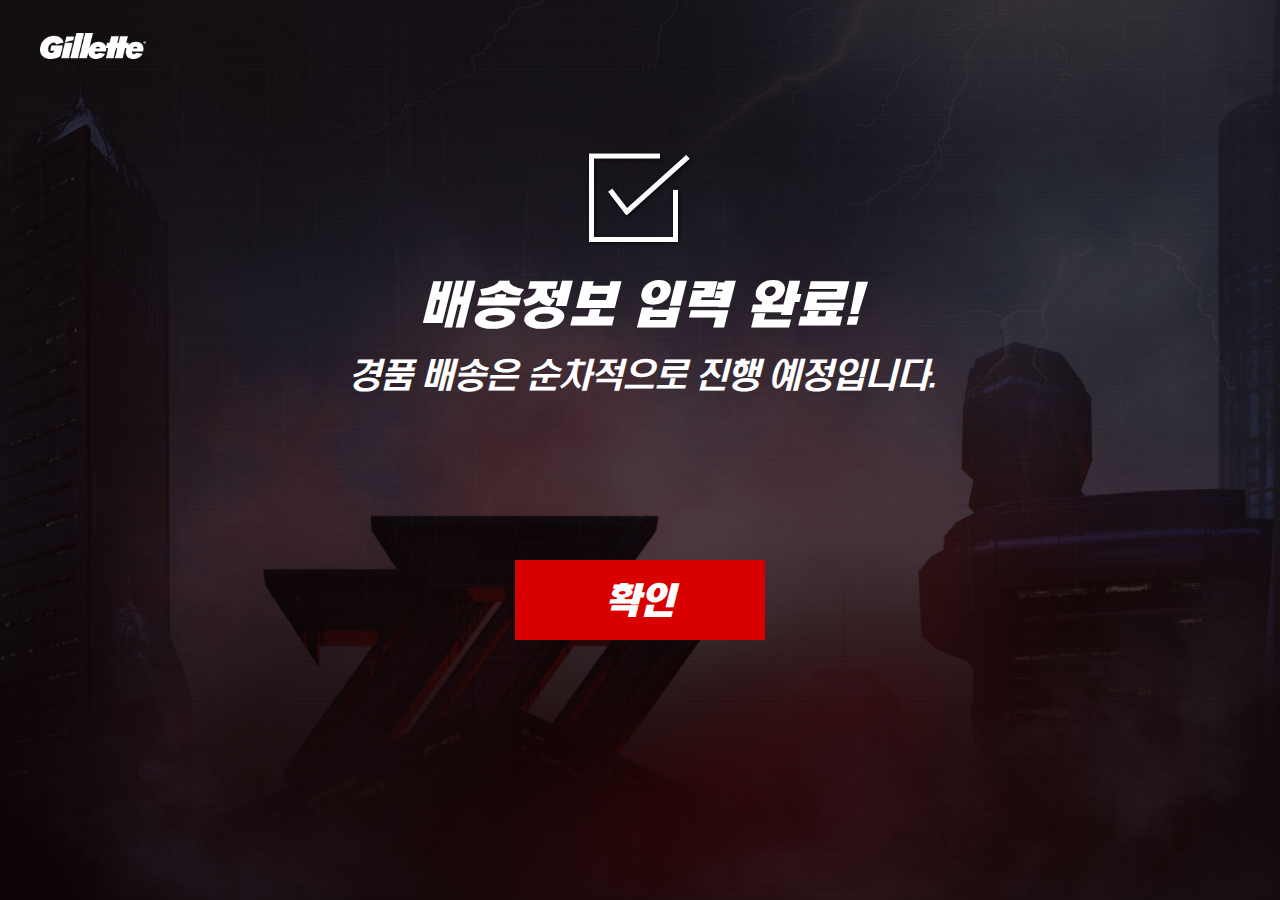
<file: smtm777/complete.html>
<!--[if lte IE 8]>
<!DOCTYPE html PUBLIC "-//W3C//DTD XHTML 1.0 Transitional//EN" "http://www.w3.org/TR/xhtml1/DTD/xhtml1-transitional.dtd">
<![endif]-->
<!--[if gt IE 8]><!-->
<!DOCTYPE html>
<!--<![endif]-->
<!--[if IE 7]><html class="ie ie7" xmlns="http://www.w3.org/1999/xhtml" xml:lang="ko" lang="ko"><![endif]-->
<!--[if IE 8]><html class="ie ie8" xmlns="http://www.w3.org/1999/xhtml" xml:lang="ko" lang="ko"><![endif]-->
<!--[if gt IE 8]><!-->
<html class="no-js" lang="ko">
<!--<![endif]-->

<head>
     <meta charset="UTF-8">
     <meta http-equiv='X-UA-Compatible' content='IE=edge'>
     <meta name="viewport" content="height=device-height,width=device-width, initial-scale=1, minimum-scale=1, maximum-scale=1, user-scalable=no">

     <meta property="og:site_name" content="질레트X쇼미더머니777">
     <meta property="og:type" content="website">
     <meta property="og:title" content="질레트X쇼미더머니777 | GilletteXSMTM777">
     <meta property="og:description" content="SMTM777 X 한정판 질레트와 Flexing 하라!">
     <meta property="og:image" content="./images/snsshare.jpg">
     <meta property="og:url" content="http://gillette-smtm777.co.kr">

     <link rel="canonical" href="http://gillette-smtm777.co.kr">
     <meta itemprop="url" content="http://gillette-smtm777.co.kr">
     <meta property="og:url" content="http://gillette-smtm777.co.kr">

     <meta name="description" content="SMTM777 X 한정판 질레트와 Flexing 하라!">
     <meta name="keywords" content="질레트, 쇼미더머니777, 마이질레트, 한정판 질레트">
     <meta name="title" content="질레트X쇼미더머니777 | GilletteXSMTM777">
     <meta name="publisher" content="VINYL I">

     <meta itemprop="name" content="질레트X쇼미더머니777 | GilletteXSMTM777">
     <meta itemprop="description" content="SMTM777 X 한정판 질레트와 Flexing 하라!">
     <meta itemprop="keywords" content="질레트, 쇼미더머니777, 마이질레트, 한정판 질레트">
     <meta itemprop="image" content="./images/snsshare.jpg">

     <meta name="twitter:title" content="질레트X쇼미더머니777 | GilletteXSMTM777">
     <meta name="twitter:description" content="SMTM777 X 한정판 질레트와 Flexing 하라!">
     <meta name="keywords" content="질레트, 쇼미더머니777, 마이질레트, 한정판 질레트">
     <meta name="twitter:image" content="./images/snsshare.jpg">
     <meta name="format-detection" content="telephone=no">

     <title>Gillette Show Me The Money</title>

     <link rel="shortcut icon" type="image/x-icon" href="./favicons/favicon.ico">
     <link rel="apple-touch-icon" sizes="16x16" href="./favicons/favicon-16x16.png">
     <link rel="apple-touch-icon" sizes="32x32" href="./favicons/favicon-32x32.png">
     <link rel="apple-touch-icon" sizes="144x144" href="./favicons/apple-icon-144x144.png">
     <link rel="icon" type="image/png" sizes="36x36" href="./favicons/android-icon-36x36.png">
     <link rel="icon" type="image/png" sizes="192x192" href="./favicons/android-icon-192x192.png">
     <link rel="icon" type="image/png" sizes="70x70" href="./favicons/ms-icon-70x70.png">
     <link rel="icon" type="image/png" sizes="144x144" href="./favicons/ms-icon-144x144.png">
     <link rel="mask-icon" href="./favicons/safari-pinned-tab.svg" content="#2b5797">
     <meta name="msapplication-TileColor" content="#2b5797">
     <meta name="msapplication-TileImage" content="./favicons/ms-icon-144x144.png">
     <meta name="theme-color" content="#ffffff">
     <meta name="msapplication-config" content="./favicons/browserconfig.xml">
     <link rel="manifest" href="./favicons/site.webmanifest">

     <link rel="stylesheet" href="./css/reset.css">
     <link rel="stylesheet" href="./css/style.css">
     <script src="http://dmaps.daum.net/map_js_init/postcode.v2.js"></script>

     <script src="./lib/jquery-1.11.1.min.js"></script>
     <script src="./lib/jquery.easing.js"></script>
     <script src="./lib/modules.js"></script>
     <!--[if lte IE 8]>
      <script src="./lib/respond.min.js"></script>
      <![endif]-->
</head>

<body>
     <article class="wrap sub end">
          <header>
               <a href="/smtm777" class="logo" title="메인으로 이동">
                    <img src="./images/logo.png" alt="Gillette">
               </a>
          </header>
          <section id="contents">
               <img src="./images/iconCheck.png" alt="" class="icon">
               <h1>배송정보 입력 완료!</h1>
               <p class="subtitle2">경품 배송은 순차적으로 진행 예정입니다.</p>
               <div class="guidebtnWrap">
                    <a href="/smtm777" class="guidebtn back">확인</a>
               </div>
          </section>
     </article>
     <script src="./js/script.js"></script>
</body>

</html>
</file>
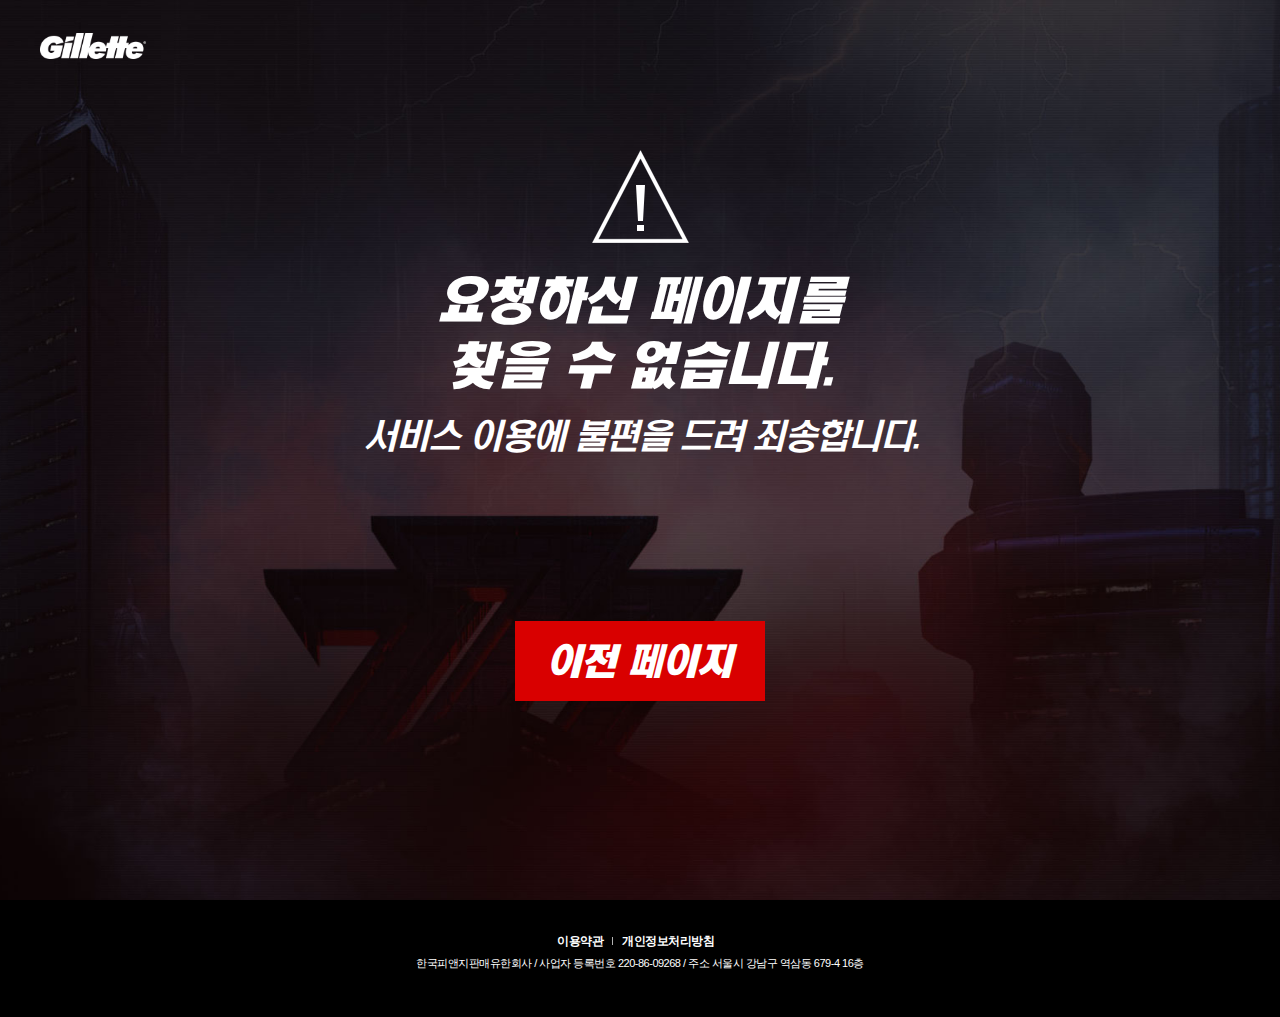
<file: smtm777/error1.html>
<!--[if lte IE 8]>
<!DOCTYPE html PUBLIC "-//W3C//DTD XHTML 1.0 Transitional//EN" "http://www.w3.org/TR/xhtml1/DTD/xhtml1-transitional.dtd">
<![endif]-->
<!--[if gt IE 8]><!-->
<!DOCTYPE html>
<!--<![endif]-->
<!--[if IE 7]><html class="ie ie7" xmlns="http://www.w3.org/1999/xhtml" xml:lang="ko" lang="ko"><![endif]-->
<!--[if IE 8]><html class="ie ie8" xmlns="http://www.w3.org/1999/xhtml" xml:lang="ko" lang="ko"><![endif]-->
<!--[if gt IE 8]><!-->
<html class="no-js" lang="ko">
<!--<![endif]-->

<head>
     <meta charset="UTF-8">
     <meta http-equiv='X-UA-Compatible' content='IE=edge'>
     <meta name="viewport" content="height=device-height,width=device-width, initial-scale=1, minimum-scale=1, maximum-scale=1, user-scalable=no">

     <meta property="og:site_name" content="질레트X쇼미더머니777">
     <meta property="og:type" content="website">
     <meta property="og:title" content="질레트X쇼미더머니777 | GilletteXSMTM777">
     <meta property="og:description" content="SMTM777 X 한정판 질레트와 Flexing 하라!">
     <meta property="og:image" content="./images/snsshare.jpg">
     <meta property="og:url" content="http://gillette-smtm777.co.kr">

     <link rel="canonical" href="http://gillette-smtm777.co.kr">
     <meta itemprop="url" content="http://gillette-smtm777.co.kr">
     <meta property="og:url" content="http://gillette-smtm777.co.kr">

     <meta name="description" content="SMTM777 X 한정판 질레트와 Flexing 하라!">
     <meta name="keywords" content="질레트, 쇼미더머니777, 마이질레트, 한정판 질레트">
     <meta name="title" content="질레트X쇼미더머니777 | GilletteXSMTM777">
     <meta name="publisher" content="VINYL I">

     <meta itemprop="name" content="질레트X쇼미더머니777 | GilletteXSMTM777">
     <meta itemprop="description" content="SMTM777 X 한정판 질레트와 Flexing 하라!">
     <meta itemprop="keywords" content="질레트, 쇼미더머니777, 마이질레트, 한정판 질레트">
     <meta itemprop="image" content="./images/snsshare.jpg">

     <meta name="twitter:title" content="질레트X쇼미더머니777 | GilletteXSMTM777">
     <meta name="twitter:description" content="SMTM777 X 한정판 질레트와 Flexing 하라!">
     <meta name="keywords" content="질레트, 쇼미더머니777, 마이질레트, 한정판 질레트">
     <meta name="twitter:image" content="./images/snsshare.jpg">
     <meta name="format-detection" content="telephone=no">

     <title>Gillette Show Me The Money</title>

     <link rel="shortcut icon" type="image/x-icon" href="./favicons/favicon.ico">
     <link rel="apple-touch-icon" sizes="16x16" href="./favicons/favicon-16x16.png">
     <link rel="apple-touch-icon" sizes="32x32" href="./favicons/favicon-32x32.png">
     <link rel="apple-touch-icon" sizes="144x144" href="./favicons/apple-icon-144x144.png">
     <link rel="icon" type="image/png" sizes="36x36" href="./favicons/android-icon-36x36.png">
     <link rel="icon" type="image/png" sizes="192x192" href="./favicons/android-icon-192x192.png">
     <link rel="icon" type="image/png" sizes="70x70" href="./favicons/ms-icon-70x70.png">
     <link rel="icon" type="image/png" sizes="144x144" href="./favicons/ms-icon-144x144.png">
     <link rel="mask-icon" href="./favicons/safari-pinned-tab.svg" content="#2b5797">
     <meta name="msapplication-TileColor" content="#2b5797">
     <meta name="msapplication-TileImage" content="./favicons/ms-icon-144x144.png">
     <meta name="theme-color" content="#ffffff">
     <meta name="msapplication-config" content="./favicons/browserconfig.xml">
     <link rel="manifest" href="./favicons/site.webmanifest">

     <link rel="stylesheet" href="./css/reset.css">
     <link rel="stylesheet" href="./css/style.css">
     <script src="http://dmaps.daum.net/map_js_init/postcode.v2.js"></script>
     <script src="./lib/jquery-1.11.1.min.js"></script>
     <script src="./lib/jquery.easing.js"></script>
     <script src="./lib/modules.js"></script>
     <!--[if lte IE 8]>
      <script src="./lib/respond.min.js"></script>
      <![endif]-->
</head>

<body class="error">
     <article class="wrap sub error">
          <header>
               <a href="/smtm777" class="logo" title="메인으로 이동">
                    <img src="./images/logo.png" alt="Gillette">
               </a>
          </header>
          <section id="contents">
               <img src="./images/iconAlert.png" alt="" class="icon">
               <h1>요청하신 페이지를 <br>찾을 수 없습니다.</h1>
               <p class="subtitle2">서비스 이용에 불편을 드려 죄송합니다.</p>

               <div class="guidebtnWrap">
                    <a href="/smtm777" class="guidebtn back">이전 페이지</a>
               </div>
          </section>
     </article>
     <footer>
          <div class="asideWrap">
               <a href="./term.html" target="_blank">이용약관</a><span class="vline"></span><a href="./privacy.html" target="_blank"><b>개인정보처리방침</b></a>
          </div>
          <ul class="infor">
               <li>
                    <span>한국피앤지판매유한회사 / 사업자 등록번호 220-86-09268 </span>
                    <span>/ 주소 서울시 강남구 역삼동 679-4 16층</span>
               </li>
          </ul>
     </footer>
</body>

</html>
</file>
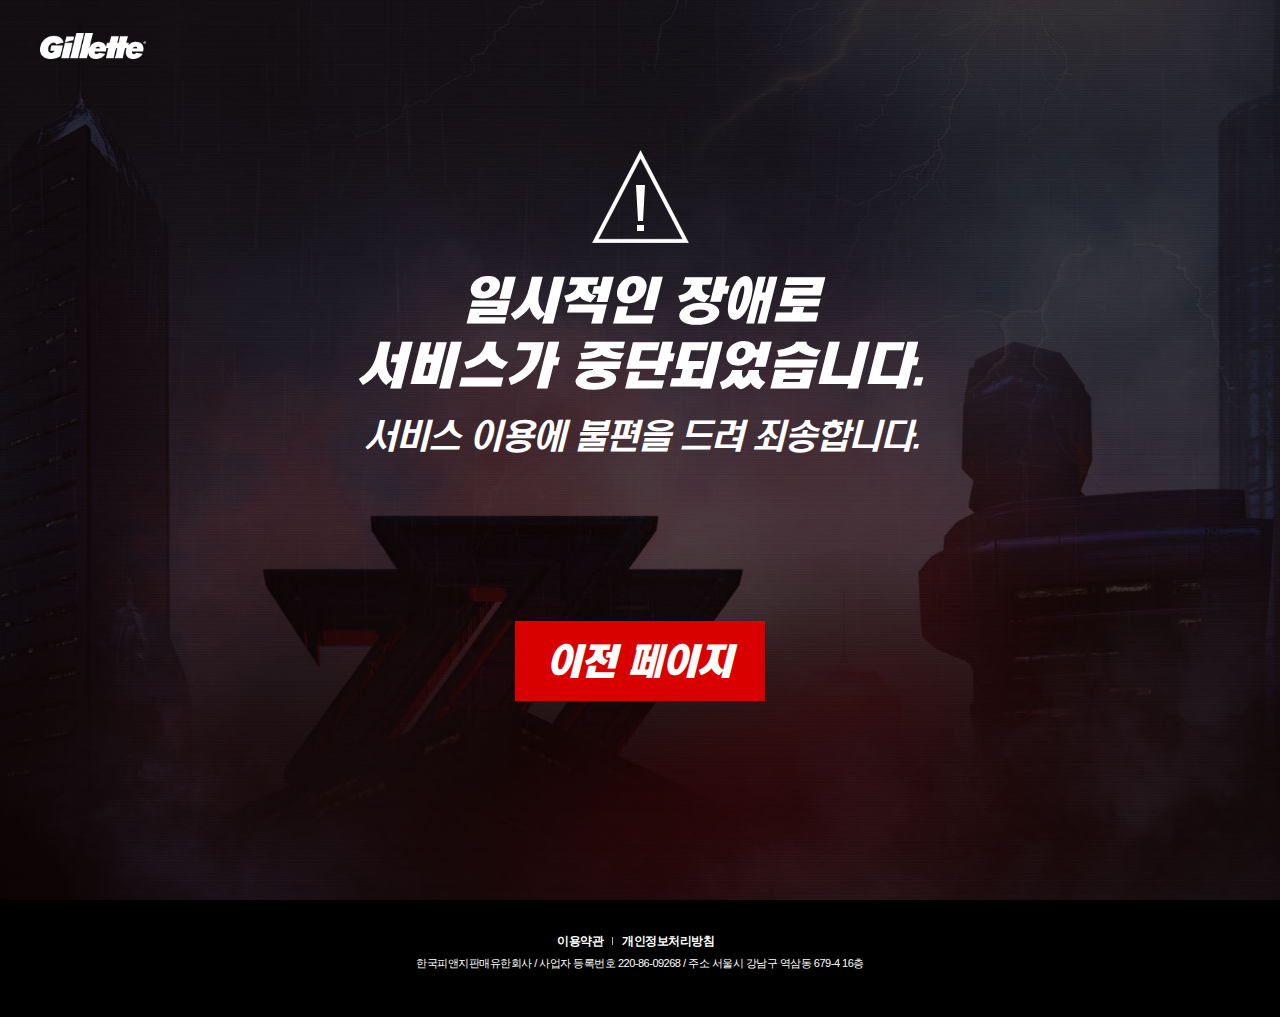
<file: smtm777/error2.html>
<!--[if lte IE 8]>
<!DOCTYPE html PUBLIC "-//W3C//DTD XHTML 1.0 Transitional//EN" "http://www.w3.org/TR/xhtml1/DTD/xhtml1-transitional.dtd">
<![endif]-->
<!--[if gt IE 8]><!-->
<!DOCTYPE html>
<!--<![endif]-->
<!--[if IE 7]><html class="ie ie7" xmlns="http://www.w3.org/1999/xhtml" xml:lang="ko" lang="ko"><![endif]-->
<!--[if IE 8]><html class="ie ie8" xmlns="http://www.w3.org/1999/xhtml" xml:lang="ko" lang="ko"><![endif]-->
<!--[if gt IE 8]><!-->
<html class="no-js" lang="ko">
<!--<![endif]-->

<head>
     <meta charset="UTF-8">
     <meta http-equiv='X-UA-Compatible' content='IE=edge'>
     <meta name="viewport" content="height=device-height,width=device-width, initial-scale=1, minimum-scale=1, maximum-scale=1, user-scalable=no">

     <meta property="og:site_name" content="질레트X쇼미더머니777">
     <meta property="og:type" content="website">
     <meta property="og:title" content="질레트X쇼미더머니777 | GilletteXSMTM777">
     <meta property="og:description" content="SMTM777 X 한정판 질레트와 Flexing 하라!">
     <meta property="og:image" content="./images/snsshare.jpg">
     <meta property="og:url" content="http://gillette-smtm777.co.kr">

     <link rel="canonical" href="http://gillette-smtm777.co.kr">
     <meta itemprop="url" content="http://gillette-smtm777.co.kr">
     <meta property="og:url" content="http://gillette-smtm777.co.kr">

     <meta name="description" content="SMTM777 X 한정판 질레트와 Flexing 하라!">
     <meta name="keywords" content="질레트, 쇼미더머니777, 마이질레트, 한정판 질레트">
     <meta name="title" content="질레트X쇼미더머니777 | GilletteXSMTM777">
     <meta name="publisher" content="VINYL I">

     <meta itemprop="name" content="질레트X쇼미더머니777 | GilletteXSMTM777">
     <meta itemprop="description" content="SMTM777 X 한정판 질레트와 Flexing 하라!">
     <meta itemprop="keywords" content="질레트, 쇼미더머니777, 마이질레트, 한정판 질레트">
     <meta itemprop="image" content="./images/snsshare.jpg">

     <meta name="twitter:title" content="질레트X쇼미더머니777 | GilletteXSMTM777">
     <meta name="twitter:description" content="SMTM777 X 한정판 질레트와 Flexing 하라!">
     <meta name="keywords" content="질레트, 쇼미더머니777, 마이질레트, 한정판 질레트">
     <meta name="twitter:image" content="./images/snsshare.jpg">
     <meta name="format-detection" content="telephone=no">

     <title>Gillette Show Me The Money</title>

     <link rel="shortcut icon" type="image/x-icon" href="./favicons/favicon.ico">
     <link rel="apple-touch-icon" sizes="16x16" href="./favicons/favicon-16x16.png">
     <link rel="apple-touch-icon" sizes="32x32" href="./favicons/favicon-32x32.png">
     <link rel="apple-touch-icon" sizes="144x144" href="./favicons/apple-icon-144x144.png">
     <link rel="icon" type="image/png" sizes="36x36" href="./favicons/android-icon-36x36.png">
     <link rel="icon" type="image/png" sizes="192x192" href="./favicons/android-icon-192x192.png">
     <link rel="icon" type="image/png" sizes="70x70" href="./favicons/ms-icon-70x70.png">
     <link rel="icon" type="image/png" sizes="144x144" href="./favicons/ms-icon-144x144.png">
     <link rel="mask-icon" href="./favicons/safari-pinned-tab.svg" content="#2b5797">
     <meta name="msapplication-TileColor" content="#2b5797">
     <meta name="msapplication-TileImage" content="./favicons/ms-icon-144x144.png">
     <meta name="theme-color" content="#ffffff">
     <meta name="msapplication-config" content="./favicons/browserconfig.xml">
     <link rel="manifest" href="./favicons/site.webmanifest">

     <link rel="stylesheet" href="./css/reset.css">
     <link rel="stylesheet" href="./css/style.css">
     <script src="http://dmaps.daum.net/map_js_init/postcode.v2.js"></script>
     <script src="./lib/jquery-1.11.1.min.js"></script>
     <script src="./lib/jquery.easing.js"></script>
     <script src="./lib/modules.js"></script>
     <!--[if lte IE 8]>
      <script src="./lib/respond.min.js"></script>
      <![endif]-->
</head>

<body class="error">
     <article class="wrap sub error">
          <header>
               <a href="/smtm777" class="logo" title="메인으로 이동">
                    <img src="./images/logo.png" alt="Gillette">
               </a>
          </header>
          <section id="contents">
               <img src="./images/iconAlert.png" alt="" class="icon">
               <h1>일시적인 장애로<br>서비스가 중단되었습니다.</h1>
               <p class="subtitle2">서비스 이용에 불편을 드려 죄송합니다.</p>

               <div class="guidebtnWrap">
                    <a href="/smtm777" class="guidebtn back">이전 페이지</a>
               </div>
          </section>
     </article>
     <footer>
          <div class="asideWrap">
               <a href="./term.html" target="_blank">이용약관</a><span class="vline"></span><a href="./privacy.html" target="_blank"><b>개인정보처리방침</b></a>
          </div>
          <ul class="infor">
               <li>
                    <span>한국피앤지판매유한회사 / 사업자 등록번호 220-86-09268 </span>
                    <span>/ 주소 서울시 강남구 역삼동 679-4 16층</span>
               </li>
          </ul>
     </footer>
</body>

</html>
</file>
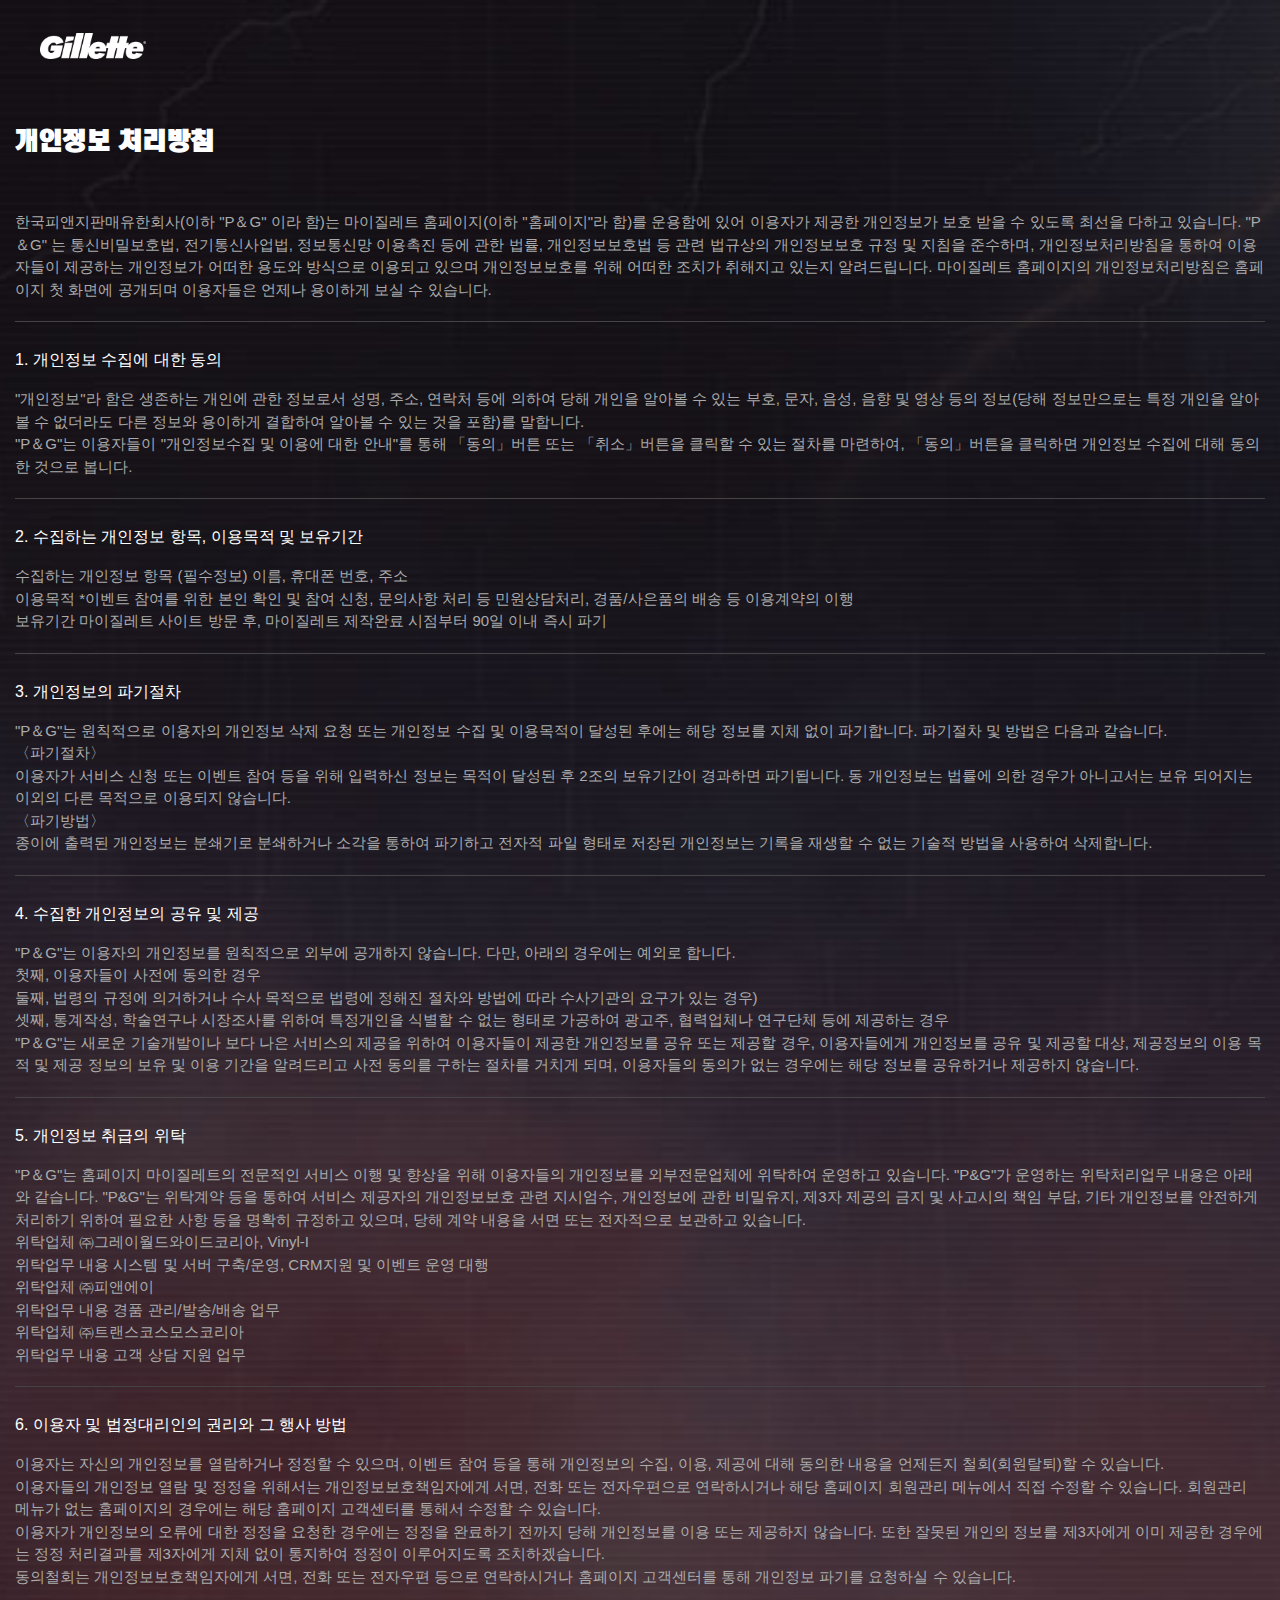
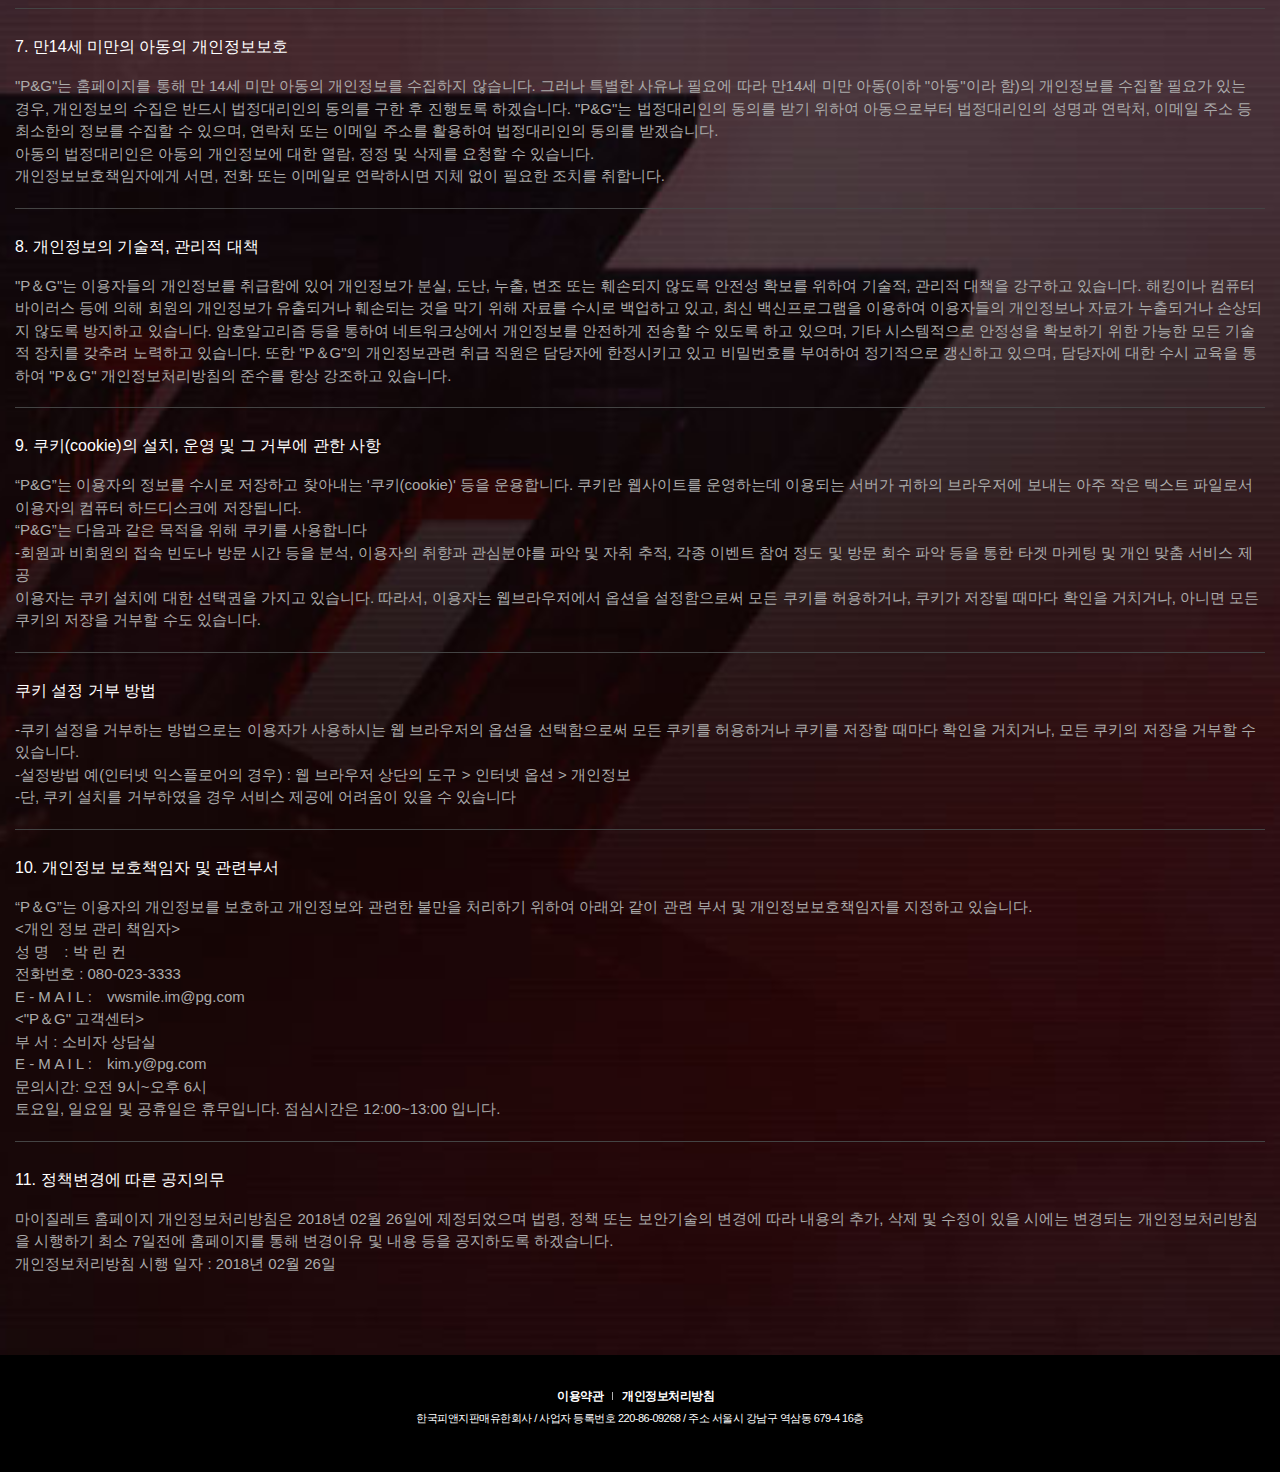
<file: smtm777/privacy.html>
<!--[if lte IE 8]>
<!DOCTYPE html PUBLIC "-//W3C//DTD XHTML 1.0 Transitional//EN" "http://www.w3.org/TR/xhtml1/DTD/xhtml1-transitional.dtd">
<![endif]-->
<!--[if gt IE 8]><!-->
<!DOCTYPE html>
<!--<![endif]-->
<!--[if IE 7]><html class="ie ie7" xmlns="http://www.w3.org/1999/xhtml" xml:lang="ko" lang="ko"><![endif]-->
<!--[if IE 8]><html class="ie ie8" xmlns="http://www.w3.org/1999/xhtml" xml:lang="ko" lang="ko"><![endif]-->
<!--[if gt IE 8]><!-->
<html class="no-js" lang="ko">
<!--<![endif]-->

<head>
     <meta charset="UTF-8">
     <meta http-equiv='X-UA-Compatible' content='IE=edge'>
     <meta name="viewport" content="height=device-height,width=device-width, initial-scale=1, minimum-scale=1, maximum-scale=1, user-scalable=no">

     <meta property="og:site_name" content="질레트X쇼미더머니777">
     <meta property="og:type" content="website">
     <meta property="og:title" content="질레트X쇼미더머니777 | GilletteXSMTM777">
     <meta property="og:description" content="SMTM777 X 한정판 질레트와 Flexing 하라!">
     <meta property="og:image" content="./images/snsshare.jpg">
     <meta property="og:url" content="http://gillette-smtm777.co.kr">

     <link rel="canonical" href="http://gillette-smtm777.co.kr">
     <meta itemprop="url" content="http://gillette-smtm777.co.kr">
     <meta property="og:url" content="http://gillette-smtm777.co.kr">

     <meta name="description" content="SMTM777 X 한정판 질레트와 Flexing 하라!">
     <meta name="keywords" content="질레트, 쇼미더머니777, 마이질레트, 한정판 질레트">
     <meta name="title" content="질레트X쇼미더머니777 | GilletteXSMTM777">
     <meta name="publisher" content="VINYL I">

     <meta itemprop="name" content="질레트X쇼미더머니777 | GilletteXSMTM777">
     <meta itemprop="description" content="SMTM777 X 한정판 질레트와 Flexing 하라!">
     <meta itemprop="keywords" content="질레트, 쇼미더머니777, 마이질레트, 한정판 질레트">
     <meta itemprop="image" content="./images/snsshare.jpg">

     <meta name="twitter:title" content="질레트X쇼미더머니777 | GilletteXSMTM777">
     <meta name="twitter:description" content="SMTM777 X 한정판 질레트와 Flexing 하라!">
     <meta name="keywords" content="질레트, 쇼미더머니777, 마이질레트, 한정판 질레트">
     <meta name="twitter:image" content="./images/snsshare.jpg">
     <meta name="format-detection" content="telephone=no">

     <title>Gillette Show Me The Money</title>

     <link rel="shortcut icon" type="image/x-icon" href="./favicons/favicon.ico">
     <link rel="apple-touch-icon" sizes="16x16" href="./favicons/favicon-16x16.png">
     <link rel="apple-touch-icon" sizes="32x32" href="./favicons/favicon-32x32.png">
     <link rel="apple-touch-icon" sizes="144x144" href="./favicons/apple-icon-144x144.png">
     <link rel="icon" type="image/png" sizes="36x36" href="./favicons/android-icon-36x36.png">
     <link rel="icon" type="image/png" sizes="192x192" href="./favicons/android-icon-192x192.png">
     <link rel="icon" type="image/png" sizes="70x70" href="./favicons/ms-icon-70x70.png">
     <link rel="icon" type="image/png" sizes="144x144" href="./favicons/ms-icon-144x144.png">
     <link rel="mask-icon" href="./favicons/safari-pinned-tab.svg" content="#2b5797">
     <meta name="msapplication-TileColor" content="#2b5797">
     <meta name="msapplication-TileImage" content="./favicons/ms-icon-144x144.png">
     <meta name="theme-color" content="#ffffff">
     <meta name="msapplication-config" content="./favicons/browserconfig.xml">
     <link rel="manifest" href="./favicons/site.webmanifest">

     <link rel="stylesheet" href="./css/reset.css">
     <link rel="stylesheet" href="./css/style.css">
     <script src="http://dmaps.daum.net/map_js_init/postcode.v2.js"></script>
     <script src="./lib/jquery-1.11.1.min.js"></script>
     <script src="./lib/jquery.easing.js"></script>
     <script src="./lib/modules.js"></script>
     <!--[if lte IE 8]>
      <script src="./lib/respond.min.js"></script>
      <![endif]-->
</head>

<body>
     <article class="wrap sub term">
          <header>
               <a href="/smtm777" class="logo" title="메인으로 이동">
                    <img src="./images/logo.png" alt="Gillette">
               </a>
          </header>
          <section id="contents">
               <h1>개인정보 처리방침</h1>
               <p class="texts">
                    한국피앤지판매유한회사(이하 "P＆G" 이라 함)는 마이질레트 홈페이지(이하 "홈페이지"라 함)를 운용함에 있어 이용자가 제공한 개인정보가 보호 받을 수 있도록 최선을 다하고 있습니다. "P＆G" 는 통신비밀보호법, 전기통신사업법, 정보통신망 이용촉진 등에 관한 법률, 개인정보보호법 등 관련 법규상의 개인정보보호 규정 및 지침을 준수하며, 개인정보처리방침을 통하여 이용자들이 제공하는 개인정보가 어떠한 용도와
                    방식으로 이용되고 있으며 개인정보보호를 위해 어떠한 조치가 취해지고 있는지 알려드립니다. 마이질레트 홈페이지의 개인정보처리방침은 홈페이지 첫 화면에 공개되며 이용자들은 언제나 용이하게 보실 수 있습니다.
               </p>
               <dl>
                    <dt>1. 개인정보 수집에 대한 동의</dt>
                    <dd>
                         "개인정보"라 함은 생존하는 개인에 관한 정보로서 성명, 주소, 연락처 등에 의하여 당해 개인을 알아볼 수 있는 부호, 문자, 음성, 음향 및 영상 등의 정보(당해 정보만으로는 특정 개인을 알아볼 수 없더라도 다른 정보와 용이하게 결합하여 알아볼 수 있는 것을 포함)를 말합니다.
                    </dd>
                    <dd>"P＆G"는 이용자들이 "개인정보수집 및 이용에 대한 안내"를 통해 「동의」버튼 또는 「취소」버튼을 클릭할 수 있는 절차를 마련하여, 「동의」버튼을 클릭하면 개인정보 수집에 대해 동의한 것으로 봅니다.</dd>
                    <dt>2. 수집하는 개인정보 항목, 이용목적 및 보유기간</dt>
                    <dd>
                         <ul>
                              <li><span class="point">수집하는 개인정보 항목</span> (필수정보) 이름, 휴대폰 번호, 주소</li>
                              <li><span class="point">이용목적</span> *이벤트 참여를 위한 본인 확인 및 참여 신청, 문의사항 처리 등 민원상담처리, 경품/사은품의 배송 등 이용계약의 이행</li>
                              <li><span class="point">보유기간</span> 마이질레트 사이트 방문 후, 마이질레트 제작완료 시점부터 90일 이내 즉시 파기</li>
                         </ul>
                    </dd>
                    <dt>3. 개인정보의 파기절차 </dt>
                    <dd>
                         "P＆G"는 원칙적으로 이용자의 개인정보 삭제 요청 또는 개인정보 수집 및 이용목적이 달성된 후에는 해당 정보를 지체 없이 파기합니다. 파기절차 및 방법은 다음과 같습니다.
                    </dd>
                    <dd>
                         <span class="point">〈파기절차〉</span>
                         <p>이용자가 서비스 신청 또는 이벤트 참여 등을 위해 입력하신 정보는 목적이 달성된 후 2조의 보유기간이 경과하면 파기됩니다. 동 개인정보는 법률에 의한 경우가 아니고서는 보유 되어지는 이외의 다른 목적으로 이용되지 않습니다.</p>
                    </dd>
                    <dd>
                         <span class="point">〈파기방법〉</span>
                         <p>종이에 출력된 개인정보는 분쇄기로 분쇄하거나 소각을 통하여 파기하고 전자적 파일 형태로 저장된 개인정보는 기록을 재생할 수 없는 기술적 방법을 사용하여 삭제합니다.</p>
                    </dd>
                    <dt>4. 수집한 개인정보의 공유 및 제공</dt>
                    <dd>
                         "P＆G"는 이용자의 개인정보를 원칙적으로 외부에 공개하지 않습니다. 다만, 아래의 경우에는 예외로 합니다.
                    </dd>
                    <dd>
                         <ul>
                              <li>첫째, 이용자들이 사전에 동의한 경우</li>
                              <li>둘째, 법령의 규정에 의거하거나 수사 목적으로 법령에 정해진 절차와 방법에 따라 수사기관의 요구가 있는 경우)</li>
                              <li>셋째, 통계작성, 학술연구나 시장조사를 위하여 특정개인을 식별할 수 없는 형태로 가공하여 광고주, 협력업체나 연구단체 등에 제공하는 경우</li>
                         </ul>
                    </dd>
                    <dd>
                         "P＆G"는 새로운 기술개발이나 보다 나은 서비스의 제공을 위하여 이용자들이 제공한 개인정보를 공유 또는 제공할 경우, 이용자들에게 개인정보를 공유 및 제공할 대상, 제공정보의 이용 목적 및 제공 정보의 보유 및 이용 기간을 알려드리고 사전 동의를 구하는 절차를 거치게 되며, 이용자들의 동의가 없는 경우에는 해당 정보를 공유하거나 제공하지 않습니다.
                    </dd>
                    <dt>5. 개인정보 취급의 위탁</dt>
                    <dd>
                         "P＆G"는 홈페이지 마이질레트의 전문적인 서비스 이행 및 향상을 위해 이용자들의 개인정보를 외부전문업체에 위탁하여 운영하고 있습니다. "P&G"가 운영하는 위탁처리업무 내용은 아래와 같습니다. "P&G"는 위탁계약 등을 통하여 서비스 제공자의 개인정보보호 관련 지시엄수, 개인정보에 관한 비밀유지, 제3자 제공의 금지 및 사고시의 책임 부담, 기타 개인정보를 안전하게 처리하기 위하여 필요한 사항
                         등을 명확히 규정하고 있으며, 당해 계약 내용을 서면 또는 전자적으로 보관하고 있습니다.
                    </dd>
                    <dd>
                         <ul>
                              <li><span class="point">위탁업체</span> ㈜그레이월드와이드코리아, Vinyl-I</li>
                              <li><span class="point">위탁업무 내용</span> 시스템 및 서버 구축/운영, CRM지원 및 이벤트 운영 대행</li>
                              <li><span class="point">위탁업체</span> ㈜피앤에이</li>
                              <li><span class="point">위탁업무 내용</span> 경품 관리/발송/배송 업무</li>
                              <li><span class="point">위탁업체</span> ㈜트랜스코스모스코리아</li>
                              <li><span class="point">위탁업무 내용</span> 고객 상담 지원 업무</li>
                         </ul>
                    </dd>
                    <dt>6. 이용자 및 법정대리인의 권리와 그 행사 방법</dt>
                    <dd>
                         이용자는 자신의 개인정보를 열람하거나 정정할 수 있으며, 이벤트 참여 등을 통해 개인정보의 수집, 이용, 제공에 대해 동의한 내용을 언제든지 철회(회원탈퇴)할 수 있습니다.
                    </dd>
                    <dd>
                         이용자들의 개인정보 열람 및 정정을 위해서는 개인정보보호책임자에게 서면, 전화 또는 전자우편으로 연락하시거나 해당 홈페이지 회원관리 메뉴에서 직접 수정할 수 있습니다. 회원관리 메뉴가 없는 홈페이지의 경우에는 해당 홈페이지 고객센터를 통해서 수정할 수 있습니다.
                    </dd>
                    <dd>
                         이용자가 개인정보의 오류에 대한 정정을 요청한 경우에는 정정을 완료하기 전까지 당해 개인정보를 이용 또는 제공하지 않습니다. 또한 잘못된 개인의 정보를 제3자에게 이미 제공한 경우에는 정정 처리결과를 제3자에게 지체 없이 통지하여 정정이 이루어지도록 조치하겠습니다.
                    </dd>
                    <dd>
                         동의철회는 개인정보보호책임자에게 서면, 전화 또는 전자우편 등으로 연락하시거나 홈페이지 고객센터를 통해 개인정보 파기를 요청하실 수 있습니다.
                    </dd>
                    <dt>
                         7. 만14세 미만의 아동의 개인정보보호
                    </dt>
                    <dd>
                         "P&G"는 홈페이지를 통해 만 14세 미만 아동의 개인정보를 수집하지 않습니다. 그러나 특별한 사유나 필요에 따라 만14세 미만 아동(이하 "아동"이라 함)의 개인정보를 수집할 필요가 있는 경우, 개인정보의 수집은 반드시 법정대리인의 동의를 구한 후 진행토록 하겠습니다. "P&G"는 법정대리인의 동의를 받기 위하여 아동으로부터 법정대리인의 성명과 연락처, 이메일 주소 등 최소한의 정보를 수집할 수
                         있으며, 연락처 또는 이메일 주소를 활용하여 법정대리인의 동의를 받겠습니다.
                    </dd>
                    <dd>
                         아동의 법정대리인은 아동의 개인정보에 대한 열람, 정정 및 삭제를 요청할 수 있습니다.<br>
                         개인정보보호책임자에게 서면, 전화 또는 이메일로 연락하시면 지체 없이 필요한 조치를 취합니다.
                    </dd>
                    <dt>
                         8. 개인정보의 기술적, 관리적 대책
                    </dt>
                    <dd>
                         "P＆G"는 이용자들의 개인정보를 취급함에 있어 개인정보가 분실, 도난, 누출, 변조 또는 훼손되지 않도록 안전성 확보를 위하여 기술적, 관리적 대책을 강구하고 있습니다. 해킹이나 컴퓨터 바이러스 등에 의해 회원의 개인정보가 유출되거나 훼손되는 것을 막기 위해 자료를 수시로 백업하고 있고, 최신 백신프로그램을 이용하여 이용자들의 개인정보나 자료가 누출되거나 손상되지 않도록 방지하고 있습니다.
                         암호알고리즘 등을 통하여 네트워크상에서 개인정보를 안전하게 전송할 수 있도록 하고 있으며, 기타 시스템적으로 안정성을 확보하기 위한 가능한 모든 기술적 장치를 갖추려 노력하고 있습니다. 또한 "P＆G"의 개인정보관련 취급 직원은 담당자에 한정시키고 있고 비밀번호를 부여하여 정기적으로 갱신하고 있으며, 담당자에 대한 수시 교육을 통하여 "P＆G" 개인정보처리방침의 준수를 항상 강조하고 있습니다.
                    </dd>
                    <dt>
                         9. 쿠키(cookie)의 설치, 운영 및 그 거부에 관한 사항
                    </dt>
                    <dd>
                         “P&G”는 이용자의 정보를 수시로 저장하고 찾아내는 '쿠키(cookie)' 등을 운용합니다. 쿠키란 웹사이트를 운영하는데 이용되는 서버가 귀하의 브라우저에 보내는 아주 작은 텍스트 파일로서 이용자의 컴퓨터 하드디스크에 저장됩니다.
                         <br>
                         “P&G”는 다음과 같은 목적을 위해 쿠키를 사용합니다<br>
                         -회원과 비회원의 접속 빈도나 방문 시간 등을 분석, 이용자의 취향과 관심분야를 파악 및 자취 추적, 각종 이벤트 참여 정도 및 방문 회수 파악 등을 통한 타겟 마케팅 및 개인 맞춤 서비스 제공
                    </dd>
                    <dd>
                         이용자는 쿠키 설치에 대한 선택권을 가지고 있습니다. 따라서, 이용자는 웹브라우저에서 옵션을 설정함으로써 모든 쿠키를 허용하거나, 쿠키가 저장될 때마다 확인을 거치거나, 아니면 모든 쿠키의 저장을 거부할 수도 있습니다.
                    </dd>
                    <dt>
                         쿠키 설정 거부 방법
                    </dt>
                    <dd>
                         <ul>
                              <li>-쿠키 설정을 거부하는 방법으로는 이용자가 사용하시는 웹 브라우저의 옵션을 선택함으로써 모든 쿠키를 허용하거나 쿠키를 저장할 때마다 확인을 거치거나, 모든 쿠키의 저장을 거부할 수 있습니다.</li>
                              <li>-설정방법 예(인터넷 익스플로어의 경우) : 웹 브라우저 상단의 도구 > 인터넷 옵션 > 개인정보 </li>
                              <li>-단, 쿠키 설치를 거부하였을 경우 서비스 제공에 어려움이 있을 수 있습니다 </li>
                         </ul>
                    </dd>
                    <dt>10. 개인정보 보호책임자 및 관련부서</dt>
                    <dd>
                         “P＆G”는 이용자의 개인정보를 보호하고 개인정보와 관련한 불만을 처리하기 위하여 아래와 같이 관련 부서 및 개인정보보호책임자를 지정하고 있습니다.
                    </dd>
                    <dd>
                         <span class="point">
                              <개인 정보 관리 책임자>
                         </span>
                         <p>
                              성 명　: 박 린 컨<br>
                              전화번호 : 080-023-3333<br>
                              E - M A I L :　vwsmile.im@pg.com
                         </p>
                    </dd>
                    <dd>
                         <span class="point">
                              <"P＆G" 고객센터>
                         </span>
                         <p>
                              부 서 : 소비자 상담실<br>
                              <!-- 전화번호 : 080-023-5000(수신자 부담 요금 전화)<br> -->
                              E - M A I L :　kim.y@pg.com
                         </p>
                    </dd>
                    <dd>
                         문의시간: 오전 9시~오후 6시<br>
                         토요일, 일요일 및 공휴일은 휴무입니다. 점심시간은 12:00~13:00 입니다.
                    </dd>
                    <dt>11. 정책변경에 따른 공지의무</dt>
                    <dd>
                         마이질레트 홈페이지 개인정보처리방침은 2018년 02월 26일에 제정되었으며 법령, 정책 또는 보안기술의 변경에 따라 내용의 추가, 삭제 및 수정이 있을 시에는 변경되는 개인정보처리방침을 시행하기 최소 7일전에 홈페이지를 통해 변경이유 및 내용 등을 공지하도록 하겠습니다.
                    </dd>
                    <dd>개인정보처리방침 시행 일자 : 2018년 02월 26일 </dd>
               </dl>
               <a href="#" class="btn top"><img src="./images/btnTop.png" alt="위로가기"><span class="hidden">위로가기</span></a>
          </section>
     </article>
     <footer>
          <div class="asideWrap">
               <a href="./term.html">이용약관</a><span class="vline"></span><a href="./privacy.html"><b>개인정보처리방침</b></a>
          </div>
          <ul class="infor">
               <li>
                    <span>한국피앤지판매유한회사 / 사업자 등록번호 220-86-09268 </span>
                    <span>/ 주소 서울시 강남구 역삼동 679-4 16층</span>
               </li>
          </ul>
     </footer>
     <script src="./js/script.js"></script>
</body>

</html>
</file>
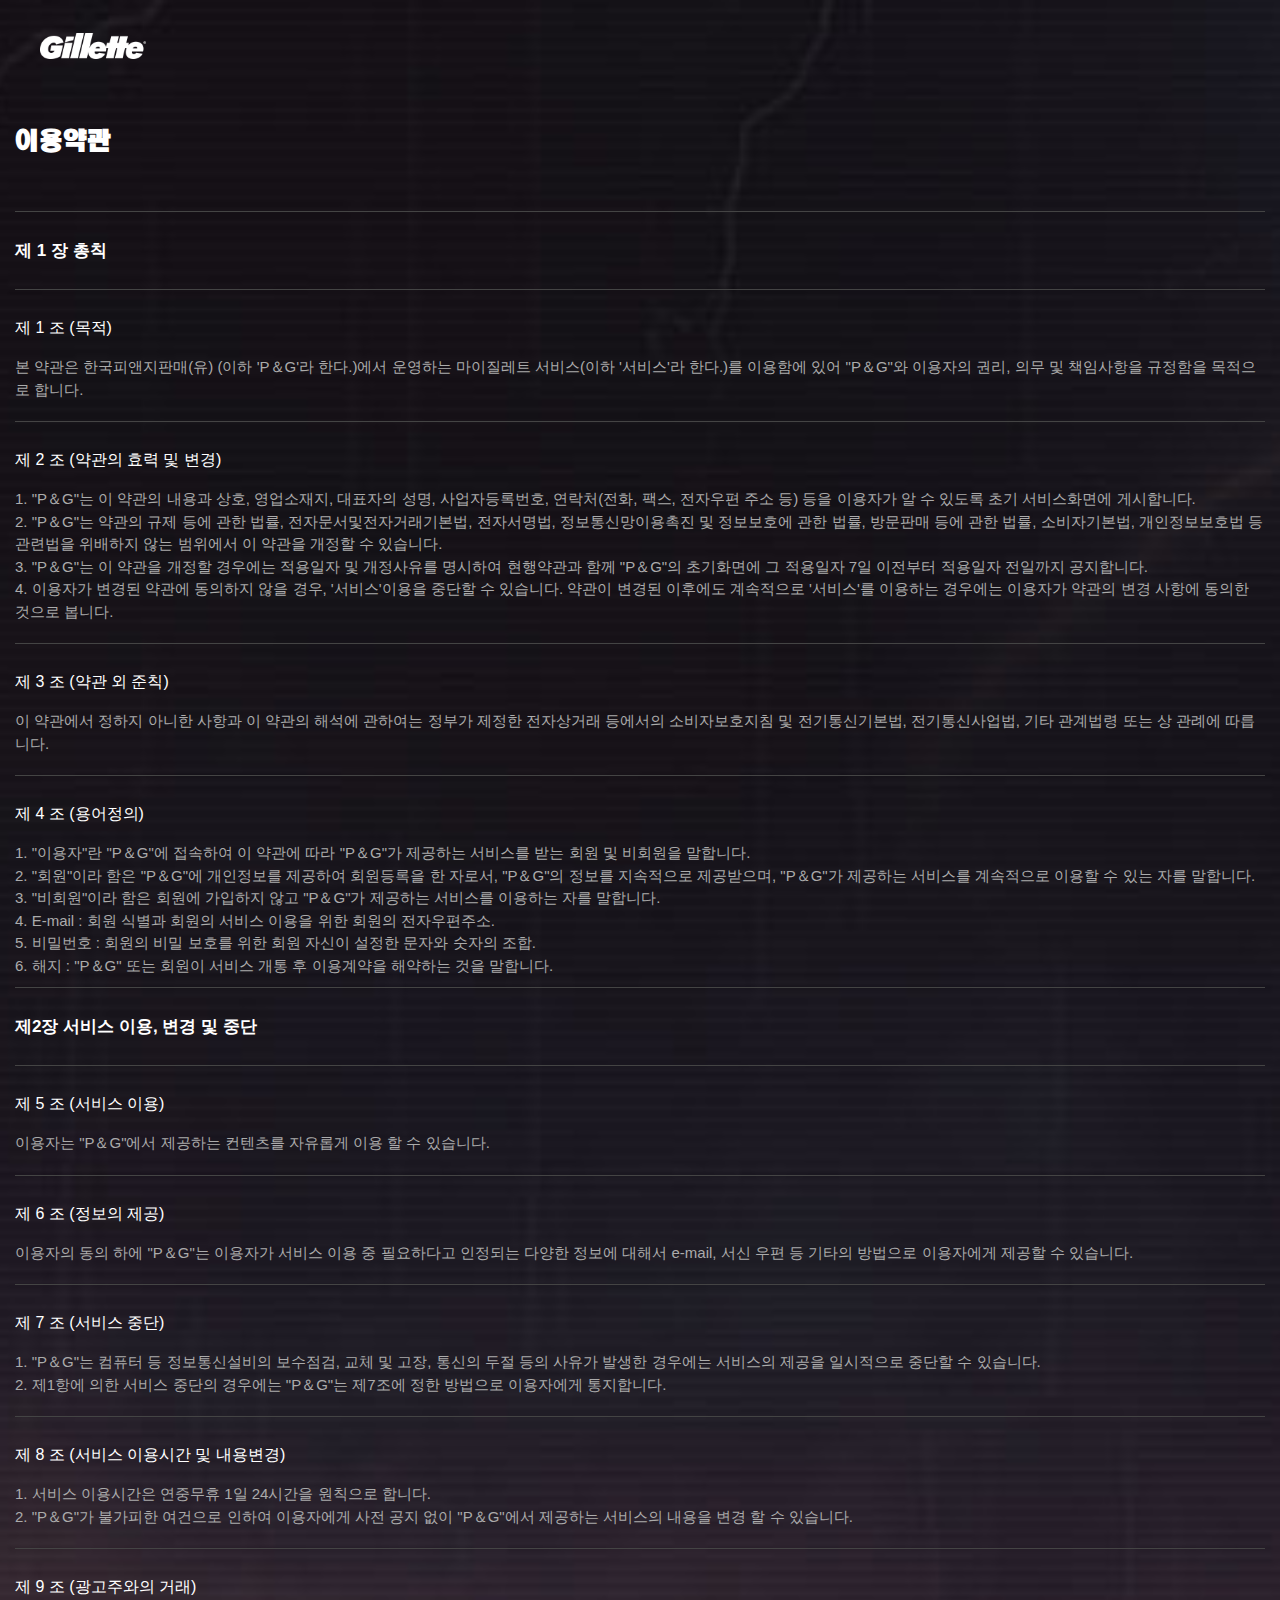
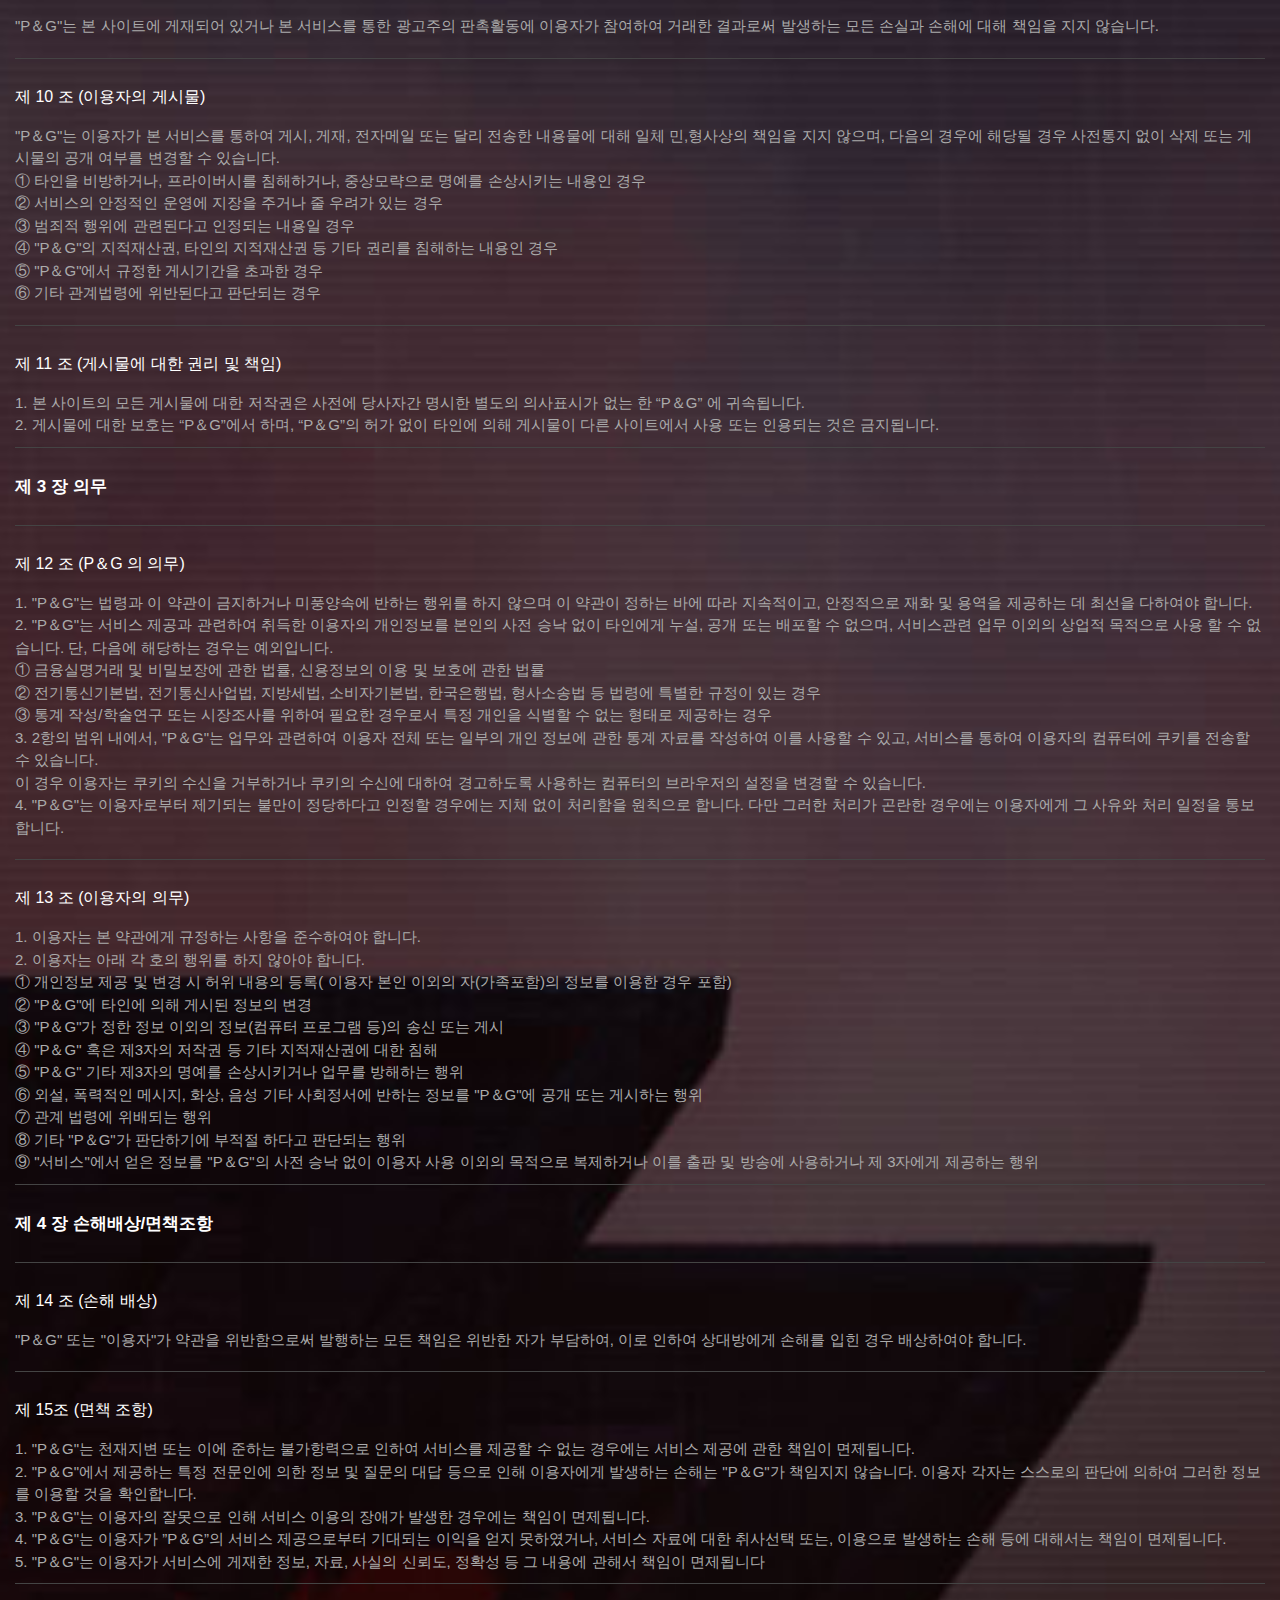
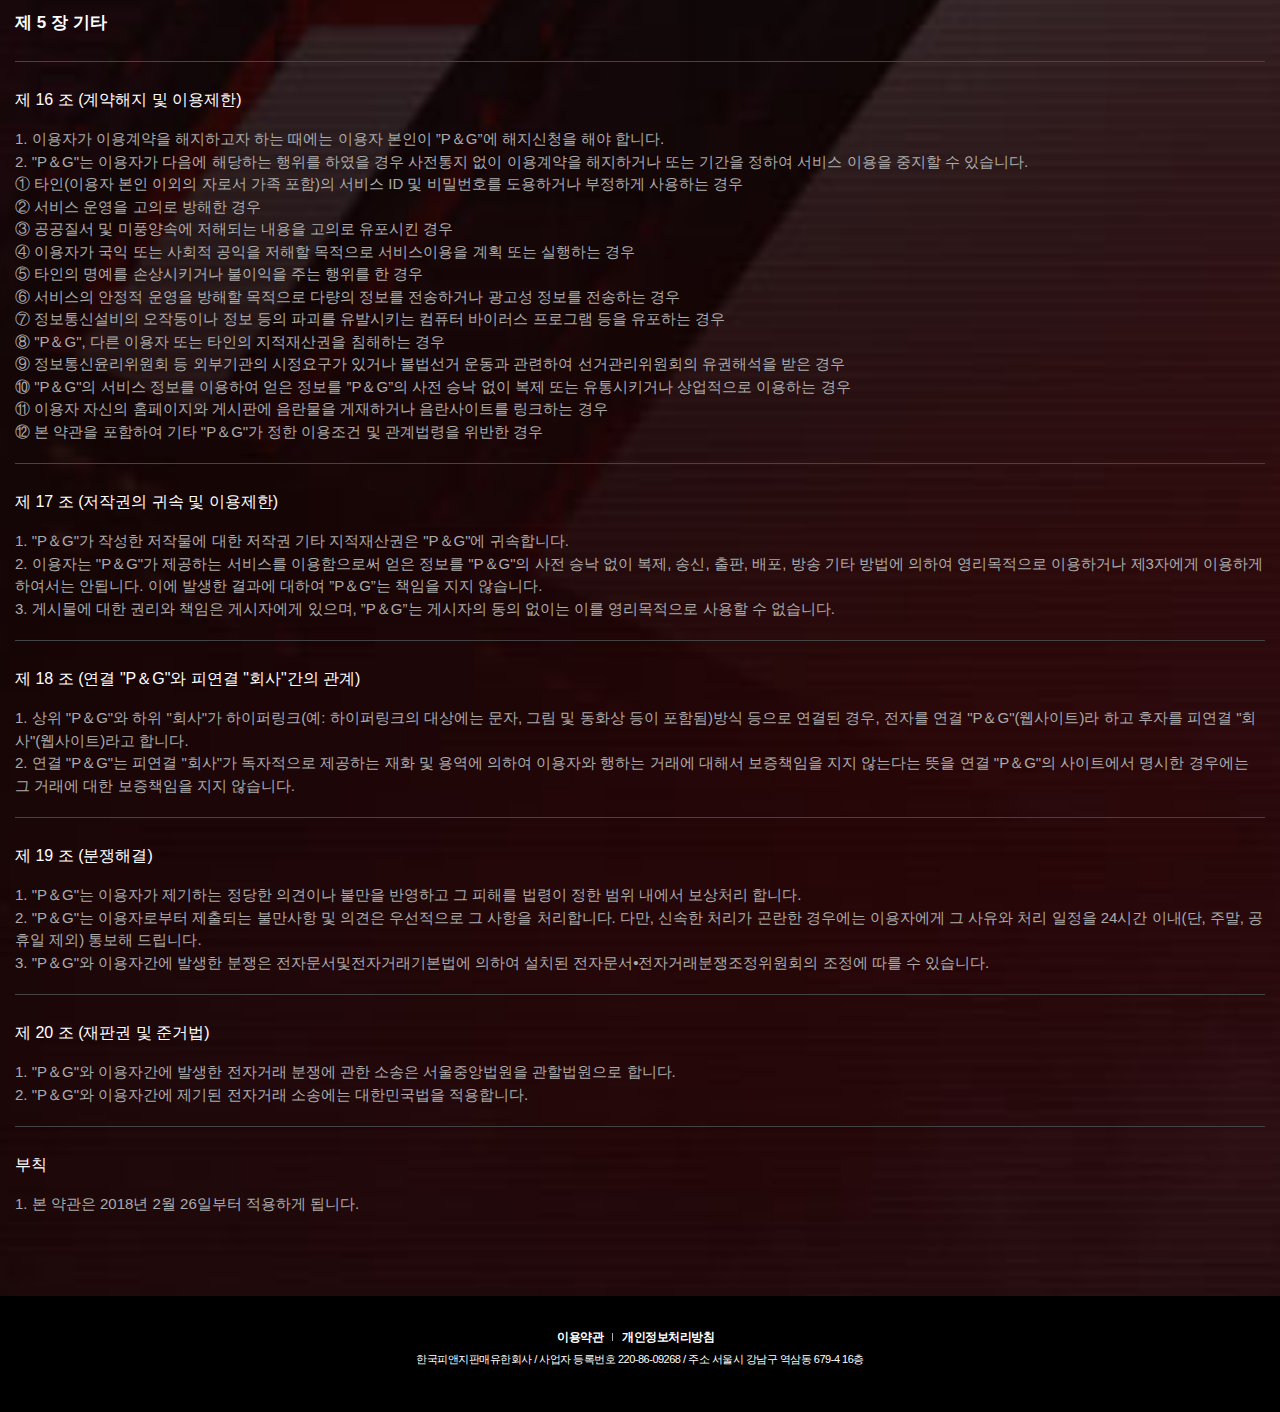
<file: smtm777/term.html>
<!--[if lte IE 8]>
<!DOCTYPE html PUBLIC "-//W3C//DTD XHTML 1.0 Transitional//EN" "http://www.w3.org/TR/xhtml1/DTD/xhtml1-transitional.dtd">
<![endif]-->
<!--[if gt IE 8]><!-->
<!DOCTYPE html>
<!--<![endif]-->
<!--[if IE 7]><html class="ie ie7" xmlns="http://www.w3.org/1999/xhtml" xml:lang="ko" lang="ko"><![endif]-->
<!--[if IE 8]><html class="ie ie8" xmlns="http://www.w3.org/1999/xhtml" xml:lang="ko" lang="ko"><![endif]-->
<!--[if gt IE 8]><!-->
<html class="no-js" lang="ko">
<!--<![endif]-->

<head>
     <meta charset="UTF-8">
     <meta http-equiv='X-UA-Compatible' content='IE=edge'>
     <meta name="viewport" content="height=device-height,width=device-width, initial-scale=1, minimum-scale=1, maximum-scale=1, user-scalable=no">

     <meta property="og:site_name" content="질레트X쇼미더머니777">
     <meta property="og:type" content="website">
     <meta property="og:title" content="질레트X쇼미더머니777 | GilletteXSMTM777">
     <meta property="og:description" content="SMTM777 X 한정판 질레트와 Flexing 하라!">
     <meta property="og:image" content="./images/snsshare.jpg">
     <meta property="og:url" content="http://gillette-smtm777.co.kr">

     <link rel="canonical" href="http://gillette-smtm777.co.kr">
     <meta itemprop="url" content="http://gillette-smtm777.co.kr">
     <meta property="og:url" content="http://gillette-smtm777.co.kr">

     <meta name="description" content="SMTM777 X 한정판 질레트와 Flexing 하라!">
     <meta name="keywords" content="질레트, 쇼미더머니777, 마이질레트, 한정판 질레트">
     <meta name="title" content="질레트X쇼미더머니777 | GilletteXSMTM777">
     <meta name="publisher" content="VINYL I">

     <meta itemprop="name" content="질레트X쇼미더머니777 | GilletteXSMTM777">
     <meta itemprop="description" content="SMTM777 X 한정판 질레트와 Flexing 하라!">
     <meta itemprop="keywords" content="질레트, 쇼미더머니777, 마이질레트, 한정판 질레트">
     <meta itemprop="image" content="./images/snsshare.jpg">

     <meta name="twitter:title" content="질레트X쇼미더머니777 | GilletteXSMTM777">
     <meta name="twitter:description" content="SMTM777 X 한정판 질레트와 Flexing 하라!">
     <meta name="keywords" content="질레트, 쇼미더머니777, 마이질레트, 한정판 질레트">
     <meta name="twitter:image" content="./images/snsshare.jpg">
     <meta name="format-detection" content="telephone=no">

     <title>Gillette Show Me The Money</title>

     <link rel="shortcut icon" type="image/x-icon" href="./favicons/favicon.ico">
     <link rel="apple-touch-icon" sizes="16x16" href="./favicons/favicon-16x16.png">
     <link rel="apple-touch-icon" sizes="32x32" href="./favicons/favicon-32x32.png">
     <link rel="apple-touch-icon" sizes="144x144" href="./favicons/apple-icon-144x144.png">
     <link rel="icon" type="image/png" sizes="36x36" href="./favicons/android-icon-36x36.png">
     <link rel="icon" type="image/png" sizes="192x192" href="./favicons/android-icon-192x192.png">
     <link rel="icon" type="image/png" sizes="70x70" href="./favicons/ms-icon-70x70.png">
     <link rel="icon" type="image/png" sizes="144x144" href="./favicons/ms-icon-144x144.png">
     <link rel="mask-icon" href="./favicons/safari-pinned-tab.svg" content="#2b5797">
     <meta name="msapplication-TileColor" content="#2b5797">
     <meta name="msapplication-TileImage" content="./favicons/ms-icon-144x144.png">
     <meta name="theme-color" content="#ffffff">
     <meta name="msapplication-config" content="./favicons/browserconfig.xml">
     <link rel="manifest" href="./favicons/site.webmanifest">

     <link rel="stylesheet" href="./css/reset.css">
     <link rel="stylesheet" href="./css/style.css">
     <script src="http://dmaps.daum.net/map_js_init/postcode.v2.js"></script>
     <script src="./lib/jquery-1.11.1.min.js"></script>
     <script src="./lib/jquery.easing.js"></script>
     <script src="./lib/modules.js"></script>
     <!--[if lte IE 8]>
      <script src="./lib/respond.min.js"></script>
      <![endif]-->
</head>

<body>
     <article class="wrap sub term">
          <header>
               <a href="/smtm777" class="logo" title="메인으로 이동">
                    <img src="./images/logo.png" alt="Gillette">
               </a>
          </header>
          <section id="contents">
               <h1>이용약관</h1>
               <h2>제 1 장 총칙</h2>
               <dl>
                    <dt>제 1 조 (목적)</dt>
                    <dd>본 약관은 한국피앤지판매(유) (이하 'P＆G'라 한다.)에서 운영하는 마이질레트 서비스(이하 '서비스'라 한다.)를 이용함에 있어 "P＆G"와 이용자의 권리, 의무 및 책임사항을 규정함을 목적으로 합니다.</dd>
                    <dt>제 2 조 (약관의 효력 및 변경)</dt>
                    <dd>
                         <ul>
                              <li>1. "P＆G"는 이 약관의 내용과 상호, 영업소재지, 대표자의 성명, 사업자등록번호, 연락처(전화, 팩스, 전자우편 주소 등) 등을 이용자가 알 수 있도록 초기 서비스화면에 게시합니다.</li>
                              <li>2. "P＆G"는 약관의 규제 등에 관한 법률, 전자문서및전자거래기본법, 전자서명법, 정보통신망이용촉진 및 정보보호에 관한 법률, 방문판매 등에 관한 법률, 소비자기본법, 개인정보보호법 등 관련법을 위배하지 않는 범위에서 이 약관을 개정할 수 있습니다.</li>
                              <li>3. "P＆G"는 이 약관을 개정할 경우에는 적용일자 및 개정사유를 명시하여 현행약관과 함께 "P＆G"의 초기화면에 그 적용일자 7일 이전부터 적용일자 전일까지 공지합니다.</li>
                              <li>4. 이용자가 변경된 약관에 동의하지 않을 경우, '서비스'이용을 중단할 수 있습니다. 약관이 변경된 이후에도 계속적으로 '서비스'를 이용하는 경우에는 이용자가 약관의 변경 사항에 동의한 것으로 봅니다.</li>
                         </ul>
                    </dd>
                    <dt>제 3 조 (약관 외 준칙)</dt>
                    <dd>이 약관에서 정하지 아니한 사항과 이 약관의 해석에 관하여는 정부가 제정한 전자상거래 등에서의 소비자보호지침 및 전기통신기본법, 전기통신사업법, 기타 관계법령 또는 상 관례에 따릅니다.</dd>
                    <dt>제 4 조 (용어정의)</dt>
                    <dd>
                         <ul>
                              <li>1. "이용자"란 "P＆G"에 접속하여 이 약관에 따라 "P＆G"가 제공하는 서비스를 받는 회원 및 비회원을 말합니다.</li>
                              <li>2. "회원"이라 함은 "P＆G"에 개인정보를 제공하여 회원등록을 한 자로서, "P＆G"의 정보를 지속적으로 제공받으며, "P＆G"가 제공하는 서비스를 계속적으로 이용할 수 있는 자를 말합니다.</li>
                              <li>3. "비회원"이라 함은 회원에 가입하지 않고 "P＆G"가 제공하는 서비스를 이용하는 자를 말합니다.</li>
                              <li>4. E-mail : 회원 식별과 회원의 서비스 이용을 위한 회원의 전자우편주소.</li>
                              <li>5. 비밀번호 : 회원의 비밀 보호를 위한 회원 자신이 설정한 문자와 숫자의 조합.</li>
                              <li>6. 해지 : "P＆G" 또는 회원이 서비스 개통 후 이용계약을 해약하는 것을 말합니다.</li>
                         </ul>
                    </dd>
               </dl>
               <h2>제2장 서비스 이용, 변경 및 중단</h2>
               <dl>
                    <dt>제 5 조 (서비스 이용)</dt>
                    <dd>이용자는 "P＆G"에서 제공하는 컨텐츠를 자유롭게 이용 할 수 있습니다.</dd>
                    <dt>제 6 조 (정보의 제공)</dt>
                    <dd>이용자의 동의 하에 "P＆G"는 이용자가 서비스 이용 중 필요하다고 인정되는 다양한 정보에 대해서 e-mail, 서신 우편 등 기타의 방법으로 이용자에게 제공할 수 있습니다.</dd>
                    <dt>제 7 조 (서비스 중단)</dt>
                    <dd>
                         <ul>
                              <li>1. "P＆G"는 컴퓨터 등 정보통신설비의 보수점검, 교체 및 고장, 통신의 두절 등의 사유가 발생한 경우에는 서비스의 제공을 일시적으로 중단할 수 있습니다.</li>
                              <li>2. 제1항에 의한 서비스 중단의 경우에는 "P＆G"는 제7조에 정한 방법으로 이용자에게 통지합니다.</li>
                         </ul>
                    </dd>
                    <dt>제 8 조 (서비스 이용시간 및 내용변경)</dt>
                    <dd>
                         <ul>
                              <li>1. 서비스 이용시간은 연중무휴 1일 24시간을 원칙으로 합니다.</li>
                              <li>2. "P＆G"가 불가피한 여건으로 인하여 이용자에게 사전 공지 없이 "P＆G"에서 제공하는 서비스의 내용을 변경 할 수 있습니다.</li>
                         </ul>
                    </dd>
                    <dt>제 9 조 (광고주와의 거래)</dt>
                    <dd>
                         "P＆G"는 본 사이트에 게재되어 있거나 본 서비스를 통한 광고주의 판촉활동에 이용자가 참여하여 거래한 결과로써 발생하는 모든 손실과 손해에 대해 책임을 지지 않습니다.
                    </dd>
                    <dt>제 10 조 (이용자의 게시물)</dt>
                    <dd>
                         "P＆G"는 이용자가 본 서비스를 통하여 게시, 게재, 전자메일 또는 달리 전송한 내용물에 대해 일체 민,형사상의 책임을 지지 않으며, 다음의 경우에 해당될 경우 사전통지 없이 삭제 또는 게시물의 공개 여부를 변경할 수 있습니다.
                         <ul>
                              <li>① 타인을 비방하거나, 프라이버시를 침해하거나, 중상모략으로 명예를 손상시키는 내용인 경우</li>
                              <li>② 서비스의 안정적인 운영에 지장을 주거나 줄 우려가 있는 경우</li>
                              <li>③ 범죄적 행위에 관련된다고 인정되는 내용일 경우</li>
                              <li>④ "P＆G"의 지적재산권, 타인의 지적재산권 등 기타 권리를 침해하는 내용인 경우</li>
                              <li>⑤ "P＆G"에서 규정한 게시기간을 초과한 경우</li>
                              <li>⑥ 기타 관계법령에 위반된다고 판단되는 경우</li>
                         </ul>
                    </dd>
                    <dt>제 11 조 (게시물에 대한 권리 및 책임)</dt>
                    <dd>
                         <ul>
                              <li>1. 본 사이트의 모든 게시물에 대한 저작권은 사전에 당사자간 명시한 별도의 의사표시가 없는 한 “P＆G” 에 귀속됩니다.</li>
                              <li>2. 게시물에 대한 보호는 “P＆G”에서 하며, “P＆G”의 허가 없이 타인에 의해 게시물이 다른 사이트에서 사용 또는 인용되는 것은 금지됩니다.</li>
                         </ul>
                    </dd>
               </dl>
               <h2>제 3 장 의무</h2>
               <dl>
                    <dt>제 12 조 (P＆G 의 의무)</dt>
                    <dd>
                         <ul>
                              <li>1. "P＆G"는 법령과 이 약관이 금지하거나 미풍양속에 반하는 행위를 하지 않으며 이 약관이 정하는 바에 따라 지속적이고, 안정적으로 재화 및 용역을 제공하는 데 최선을 다하여야 합니다.</li>
                              <li>2. "P＆G"는 서비스 제공과 관련하여 취득한 이용자의 개인정보를 본인의 사전 승낙 없이 타인에게 누설, 공개 또는 배포할 수 없으며, 서비스관련 업무 이외의 상업적 목적으로 사용 할 수 없습니다. 단, 다음에 해당하는 경우는 예외입니다.</li>
                              <li>① 금융실명거래 및 비밀보장에 관한 법률, 신용정보의 이용 및 보호에 관한 법률 </li>
                              <li>② 전기통신기본법, 전기통신사업법, 지방세법, 소비자기본법, 한국은행법, 형사소송법 등 법령에 특별한 규정이 있는 경우</li>
                              <li>③ 통계 작성/학술연구 또는 시장조사를 위하여 필요한 경우로서 특정 개인을 식별할 수 없는 형태로 제공하는 경우</li>
                              <li>3. 2항의 범위 내에서, "P＆G"는 업무와 관련하여 이용자 전체 또는 일부의 개인 정보에 관한 통계 자료를 작성하여 이를 사용할 수 있고, 서비스를 통하여 이용자의 컴퓨터에 쿠키를 전송할 수 있습니다.<br>
                                   이 경우 이용자는 쿠키의 수신을 거부하거나 쿠키의 수신에 대하여 경고하도록 사용하는 컴퓨터의 브라우저의 설정을 변경할 수 있습니다.</li>
                              <li>4. "P＆G"는 이용자로부터 제기되는 불만이 정당하다고 인정할 경우에는 지체 없이 처리함을 원칙으로 합니다. 다만 그러한 처리가 곤란한 경우에는 이용자에게 그 사유와 처리 일정을 통보합니다.</li>
                         </ul>
                    </dd>
                    <dt>제 13 조 (이용자의 의무)</dt>
                    <dd>
                         <ul>
                              <li>1. 이용자는 본 약관에게 규정하는 사항을 준수하여야 합니다.</li>
                              <li>2. 이용자는 아래 각 호의 행위를 하지 않아야 합니다.</li>
                              <li>① 개인정보 제공 및 변경 시 허위 내용의 등록( 이용자 본인 이외의 자(가족포함)의 정보를 이용한 경우 포함) </li>
                              <li>② "P＆G"에 타인에 의해 게시된 정보의 변경</li>
                              <li>③ "P＆G"가 정한 정보 이외의 정보(컴퓨터 프로그램 등)의 송신 또는 게시</li>
                              <li>④ "P＆G" 혹은 제3자의 저작권 등 기타 지적재산권에 대한 침해</li>
                              <li>⑤ "P＆G" 기타 제3자의 명예를 손상시키거나 업무를 방해하는 행위</li>
                              <li>⑥ 외설, 폭력적인 메시지, 화상, 음성 기타 사회정서에 반하는 정보를 "P＆G"에 공개 또는 게시하는 행위</li>
                              <li>⑦ 관계 법령에 위배되는 행위</li>
                              <li>⑧ 기타 "P＆G"가 판단하기에 부적절 하다고 판단되는 행위</li>
                              <li>⑨ "서비스"에서 얻은 정보를 "P＆G"의 사전 승낙 없이 이용자 사용 이외의 목적으로 복제하거나 이를 출판 및 방송에 사용하거나 제 3자에게 제공하는 행위</li>
                         </ul>
                    </dd>
               </dl>
               <h2>제 4 장 손해배상/면책조항</h2>
               <dl>
                    <dt>제 14 조 (손해 배상)</dt>
                    <dd>"P＆G" 또는 "이용자"가 약관을 위반함으로써 발행하는 모든 책임은 위반한 자가 부담하여, 이로 인하여 상대방에게 손해를 입힌 경우 배상하여야 합니다.</dd>
                    <dt>제 15조 (면책 조항)</dt>
                    <dd>
                         <ul>
                              <li>1. "P＆G"는 천재지변 또는 이에 준하는 불가항력으로 인하여 서비스를 제공할 수 없는 경우에는 서비스 제공에 관한 책임이 면제됩니다.</li>
                              <li>2. "P＆G"에서 제공하는 특정 전문인에 의한 정보 및 질문의 대답 등으로 인해 이용자에게 발생하는 손해는 "P＆G"가 책임지지 않습니다. 이용자 각자는 스스로의 판단에 의하여 그러한 정보를 이용할 것을 확인합니다.</li>
                              <li>3. "P＆G"는 이용자의 잘못으로 인해 서비스 이용의 장애가 발생한 경우에는 책임이 면제됩니다.</li>
                              <li>4. "P＆G"는 이용자가 ”P＆G”의 서비스 제공으로부터 기대되는 이익을 얻지 못하였거나, 서비스 자료에 대한 취사선택 또는, 이용으로 발생하는 손해 등에 대해서는 책임이 면제됩니다.</li>
                              <li>5. "P＆G"는 이용자가 서비스에 게재한 정보, 자료, 사실의 신뢰도, 정확성 등 그 내용에 관해서 책임이 면제됩니다</li>
                         </ul>
                    </dd>
               </dl>
               <h2>제 5 장 기타</h2>
               <dl>
                    <dt>제 16 조 (계약해지 및 이용제한)</dt>
                    <dd>
                         <ul>
                              <li>1. 이용자가 이용계약을 해지하고자 하는 때에는 이용자 본인이 ”P＆G”에 해지신청을 해야 합니다.</li>
                              <li>2. "P＆G"는 이용자가 다음에 해당하는 행위를 하였을 경우 사전통지 없이 이용계약을 해지하거나 또는 기간을 정하여 서비스 이용을 중지할 수 있습니다.</li>
                              <li>① 타인(이용자 본인 이외의 자로서 가족 포함)의 서비스 ID 및 비밀번호를 도용하거나 부정하게 사용하는 경우</li>
                              <li>② 서비스 운영을 고의로 방해한 경우</li>
                              <li>③ 공공질서 및 미풍양속에 저해되는 내용을 고의로 유포시킨 경우 </li>
                              <li>④ 이용자가 국익 또는 사회적 공익을 저해할 목적으로 서비스이용을 계획 또는 실행하는 경우 </li>
                              <li>⑤ 타인의 명예를 손상시키거나 불이익을 주는 행위를 한 경우 </li>
                              <li>⑥ 서비스의 안정적 운영을 방해할 목적으로 다량의 정보를 전송하거나 광고성 정보를 전송하는 경우 </li>
                              <li>⑦ 정보통신설비의 오작동이나 정보 등의 파괴를 유발시키는 컴퓨터 바이러스 프로그램 등을 유포하는 경우 </li>
                              <li>⑧ "P＆G", 다른 이용자 또는 타인의 지적재산권을 침해하는 경우 </li>
                              <li>⑨ 정보통신윤리위원회 등 외부기관의 시정요구가 있거나 불법선거 운동과 관련하여 선거관리위원회의 유권해석을 받은 경우 </li>
                              <li>⑩ "P＆G"의 서비스 정보를 이용하여 얻은 정보를 ”P＆G”의 사전 승낙 없이 복제 또는 유통시키거나 상업적으로 이용하는 경우 </li>
                              <li>⑪ 이용자 자신의 홈페이지와 게시판에 음란물을 게재하거나 음란사이트를 링크하는 경우 </li>
                              <li>⑫ 본 약관을 포함하여 기타 "P＆G"가 정한 이용조건 및 관계법령을 위반한 경우</li>
                         </ul>
                    </dd>
                    <dt>제 17 조 (저작권의 귀속 및 이용제한)</dt>
                    <dd>
                         <ul>
                              <li>1. "P＆G"가 작성한 저작물에 대한 저작권 기타 지적재산권은 "P＆G"에 귀속합니다.</li>
                              <li>2. 이용자는 "P＆G"가 제공하는 서비스를 이용함으로써 얻은 정보를 "P＆G"의 사전 승낙 없이 복제, 송신, 출판, 배포, 방송 기타 방법에 의하여 영리목적으로 이용하거나 제3자에게 이용하게 하여서는 안됩니다. 이에 발생한 결과에 대하여 ”P＆G”는 책임을 지지 않습니다.</li>
                              <li>3. 게시물에 대한 권리와 책임은 게시자에게 있으며, ”P＆G”는 게시자의 동의 없이는 이를 영리목적으로 사용할 수 없습니다.</li>
                         </ul>
                    </dd>
                    <dt>제 18 조 (연결 "P＆G"와 피연결 "회사"간의 관계)</dt>
                    <dd>
                         <ul>
                              <li>1. 상위 "P＆G"와 하위 "회사"가 하이퍼링크(예: 하이퍼링크의 대상에는 문자, 그림 및 동화상 등이 포함됨)방식 등으로 연결된 경우, 전자를 연결 "P＆G"(웹사이트)라 하고 후자를 피연결 "회사"(웹사이트)라고 합니다.</li>
                              <li>2. 연결 "P＆G"는 피연결 "회사"가 독자적으로 제공하는 재화 및 용역에 의하여 이용자와 행하는 거래에 대해서 보증책임을 지지 않는다는 뜻을 연결 "P＆G"의 사이트에서 명시한 경우에는 그 거래에 대한 보증책임을 지지 않습니다.</li>
                         </ul>
                    </dd>
                    <dt>제 19 조 (분쟁해결)</dt>
                    <dd>
                         <ul>
                              <li>1. "P＆G"는 이용자가 제기하는 정당한 의견이나 불만을 반영하고 그 피해를 법령이 정한 범위 내에서 보상처리 합니다.</li>
                              <li>2. "P＆G"는 이용자로부터 제출되는 불만사항 및 의견은 우선적으로 그 사항을 처리합니다. 다만, 신속한 처리가 곤란한 경우에는 이용자에게 그 사유와 처리 일정을 24시간 이내(단, 주말, 공휴일 제외) 통보해 드립니다.</li>
                              <li>3. "P＆G"와 이용자간에 발생한 분쟁은 전자문서및전자거래기본법에 의하여 설치된 전자문서•전자거래분쟁조정위원회의 조정에 따를 수 있습니다.</li>
                         </ul>
                    </dd>
                    <dt>제 20 조 (재판권 및 준거법)</dt>
                    <dd>
                         <ul>
                              <li>1. "P＆G"와 이용자간에 발생한 전자거래 분쟁에 관한 소송은 서울중앙법원을 관할법원으로 합니다.</li>
                              <li>2. "P＆G"와 이용자간에 제기된 전자거래 소송에는 대한민국법을 적용합니다.</li>
                         </ul>
                    </dd>
                    <dt>부칙</dt>
                    <dd>
                         <ul>
                              <li>1. 본 약관은 2018년 2월 26일부터 적용하게 됩니다. </li>
                         </ul>
                    </dd>
               </dl>
               <a href="#" class="btn top"><img src="./images/btnTop.png" alt="위로가기"><span class="hidden">위로가기</span></a>
          </section>
     </article>
     <footer>
          <div class="asideWrap">
               <a href="./term.html" target="_blank">이용약관</a><span class="vline"></span><a href="./privacy.html" target="_blank"><b>개인정보처리방침</b></a>
          </div>
          <ul class="infor">
               <li>
                    <span>한국피앤지판매유한회사 / 사업자 등록번호 220-86-09268 </span>
                    <span>/ 주소 서울시 강남구 역삼동 679-4 16층</span>
               </li>
          </ul>
     </footer>
     <script src="./js/script.js"></script>
</body>

</html>
</file>
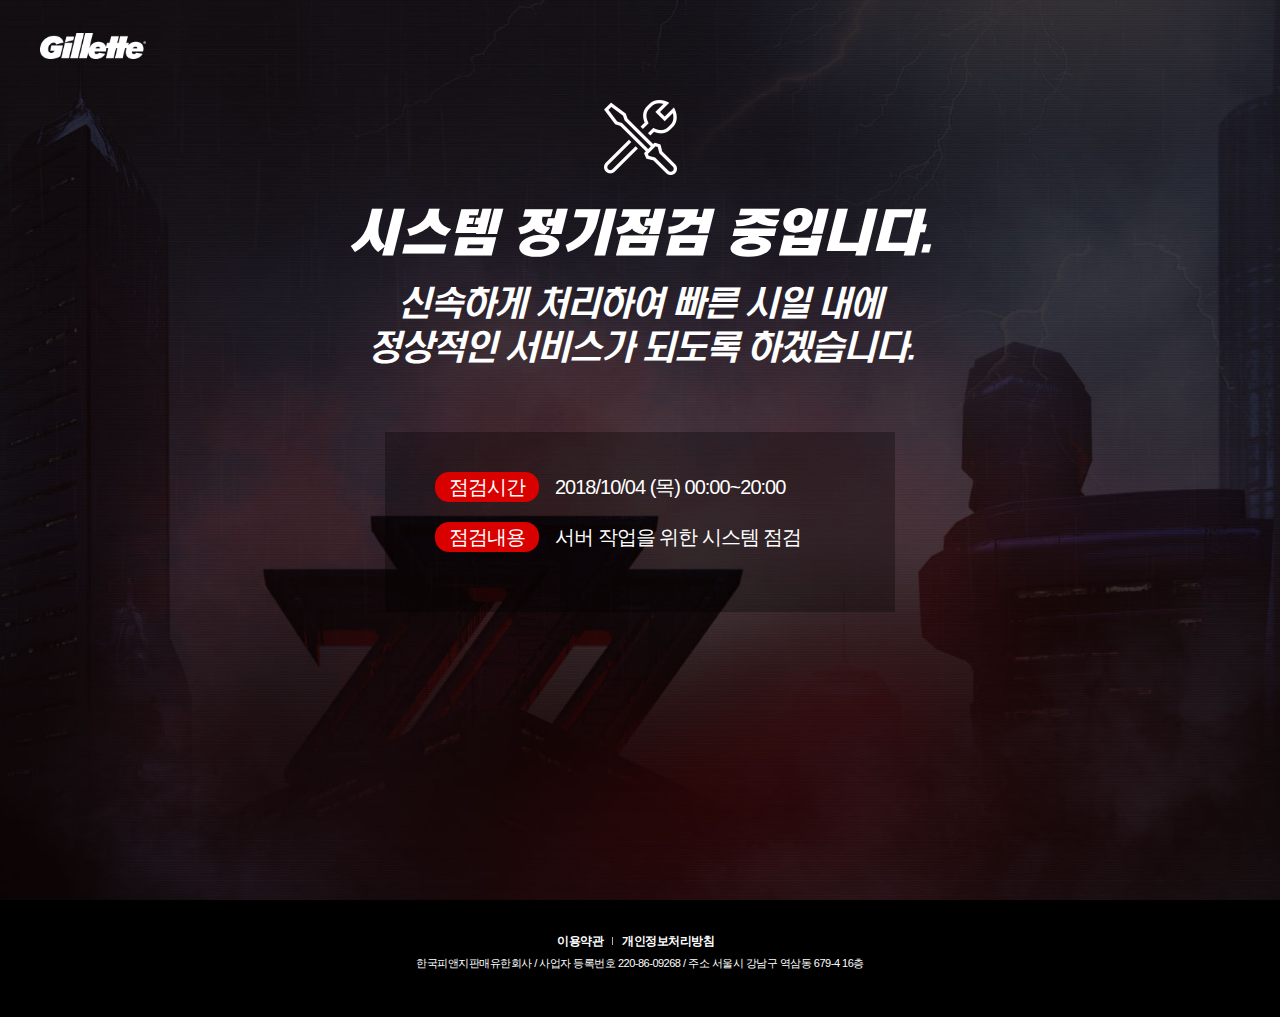
<file: smtm777/warning.html>
<!--[if lte IE 8]>
<!DOCTYPE html PUBLIC "-//W3C//DTD XHTML 1.0 Transitional//EN" "http://www.w3.org/TR/xhtml1/DTD/xhtml1-transitional.dtd">
<![endif]-->
<!--[if gt IE 8]><!-->
<!DOCTYPE html>
<!--<![endif]-->
<!--[if IE 7]><html class="ie ie7" xmlns="http://www.w3.org/1999/xhtml" xml:lang="ko" lang="ko"><![endif]-->
<!--[if IE 8]><html class="ie ie8" xmlns="http://www.w3.org/1999/xhtml" xml:lang="ko" lang="ko"><![endif]-->
<!--[if gt IE 8]><!-->
<html class="no-js" lang="ko">
<!--<![endif]-->

<head>
     <meta charset="UTF-8">
     <meta http-equiv='X-UA-Compatible' content='IE=edge'>
     <meta name="viewport" content="height=device-height,width=device-width, initial-scale=1, minimum-scale=1, maximum-scale=1, user-scalable=no">

     <meta property="og:site_name" content="질레트X쇼미더머니777">
     <meta property="og:type" content="website">
     <meta property="og:title" content="질레트X쇼미더머니777 | GilletteXSMTM777">
     <meta property="og:description" content="SMTM777 X 한정판 질레트와 Flexing 하라!">
     <meta property="og:image" content="./images/snsshare.jpg">
     <meta property="og:url" content="http://gillette-smtm777.co.kr">

     <link rel="canonical" href="http://gillette-smtm777.co.kr">
     <meta itemprop="url" content="http://gillette-smtm777.co.kr">
     <meta property="og:url" content="http://gillette-smtm777.co.kr">

     <meta name="description" content="SMTM777 X 한정판 질레트와 Flexing 하라!">
     <meta name="keywords" content="질레트, 쇼미더머니777, 마이질레트, 한정판 질레트">
     <meta name="title" content="질레트X쇼미더머니777 | GilletteXSMTM777">
     <meta name="publisher" content="VINYL I">

     <meta itemprop="name" content="질레트X쇼미더머니777 | GilletteXSMTM777">
     <meta itemprop="description" content="SMTM777 X 한정판 질레트와 Flexing 하라!">
     <meta itemprop="keywords" content="질레트, 쇼미더머니777, 마이질레트, 한정판 질레트">
     <meta itemprop="image" content="./images/snsshare.jpg">

     <meta name="twitter:title" content="질레트X쇼미더머니777 | GilletteXSMTM777">
     <meta name="twitter:description" content="SMTM777 X 한정판 질레트와 Flexing 하라!">
     <meta name="keywords" content="질레트, 쇼미더머니777, 마이질레트, 한정판 질레트">
     <meta name="twitter:image" content="./images/snsshare.jpg">
     <meta name="format-detection" content="telephone=no">

     <title>Gillette Show Me The Money</title>

     <link rel="shortcut icon" type="image/x-icon" href="./favicons/favicon.ico">
     <link rel="apple-touch-icon" sizes="16x16" href="./favicons/favicon-16x16.png">
     <link rel="apple-touch-icon" sizes="32x32" href="./favicons/favicon-32x32.png">
     <link rel="apple-touch-icon" sizes="144x144" href="./favicons/apple-icon-144x144.png">
     <link rel="icon" type="image/png" sizes="36x36" href="./favicons/android-icon-36x36.png">
     <link rel="icon" type="image/png" sizes="192x192" href="./favicons/android-icon-192x192.png">
     <link rel="icon" type="image/png" sizes="70x70" href="./favicons/ms-icon-70x70.png">
     <link rel="icon" type="image/png" sizes="144x144" href="./favicons/ms-icon-144x144.png">
     <link rel="mask-icon" href="./favicons/safari-pinned-tab.svg" content="#2b5797">
     <meta name="msapplication-TileColor" content="#2b5797">
     <meta name="msapplication-TileImage" content="./favicons/ms-icon-144x144.png">
     <meta name="theme-color" content="#ffffff">
     <meta name="msapplication-config" content="./favicons/browserconfig.xml">
     <link rel="manifest" href="./favicons/site.webmanifest">

     <link rel="stylesheet" href="./css/reset.css">
     <link rel="stylesheet" href="./css/style.css">
     <script src="http://dmaps.daum.net/map_js_init/postcode.v2.js"></script>
     <script src="./lib/jquery-1.11.1.min.js"></script>
     <script src="./lib/jquery.easing.js"></script>
     <script src="./lib/modules.js"></script>
     <!--[if lte IE 8]>
      <script src="./lib/respond.min.js"></script>
      <![endif]-->
</head>

<body class="warning">
     <article class="wrap sub warning">
          <header>
               <a href="/smtm777" class="logo" title="메인으로 이동">
                    <img src="./images/logo.png" alt="Gillette">
               </a>
          </header>
          <section id="contents">
               <img src="./images/iconTemp.png" alt="" class="icon">
               <h1>시스템 정기점검 중입니다.</h1>
               <p class="subtitle2">신속하게 처리하여 빠른 시일 내에<br>정상적인 서비스가 되도록 하겠습니다.</p>
               <ul class="text infor2">
                    <li><span class="point">점검시간</span> 2018/10/04 (목) 00:00~20:00</li>
                    <li><span class="point">점검내용</span> 서버 작업을 위한 시스템 점검</li>
               </ul>
          </section>
     </article>
     <footer>
          <div class="asideWrap">
               <a href="./term.html" target="_blank">이용약관</a><span class="vline"></span><a href="./privacy.html" target="_blank"><b>개인정보처리방침</b></a>
          </div>
          <ul class="infor">
               <li>
                    <span>한국피앤지판매유한회사 / 사업자 등록번호 220-86-09268 </span>
                    <span>/ 주소 서울시 강남구 역삼동 679-4 16층</span>
               </li>
          </ul>
     </footer>
</body>

</html>
</file>
<file: smtm777/css/style.css>
@charset "UTF-8";
@font-face {
  font-family: futura;
  src: url("../fonts/FuturaStd-Medium.eot");
  src: local(Å), url("../fonts/FuturaStd-Medium.woff2") format("woff2"), url("../fonts/FuturaStd-Medium.woff") format("woff"); }

@font-face {
  font-family: HYB;
  src: url("../fonts/HYKheadB.eot");
  src: local(Å), url("../fonts/HYKheadB.eot#iefix") format("embedded-opentype"), url("../fonts/HYKheadB.woff2") format("woff2"), url("../fonts/HYKheadB.woff") format("woff"); }

@font-face {
  font-family: HYM;
  src: url("../fonts/HYKheadM.eot");
  src: local(Å), url("../fonts/HYKheadM.eot#iefix") format("embedded-opentype"), url("../fonts/HYKheadM.woff2") format("woff2"), url("../fonts/HYKheadM.woff") format("woff"); }

/*
** common
*/
.tempLayer {
  position: absolute;
  top: 0;
  left: 0;
  display: block;
  width: 100%;
  height: 100%;
  background-color: rgba(0, 0, 0, 0.8);
  z-index: 100; }
  .tempLayer p {
    position: absolute;
    top: 0;
    left: 0;
    right: 0;
    bottom: 0;
    height: 2em;
    display: block;
    margin: auto;
    text-align: center;
    color: #fff;
    line-height: 1.6;
    font-family: HYM;
    font-style: italic;
    font-size: 16px; }

body {
  font-family: '맑은고딕', 'Malgun Gothic', 'APPLE SD Gothic NEO', sans-serif;
  font-weight: normal;
  font-size: 11px;
  line-height: 1;
  letter-spacing: -1px;
  color: #fff;
  background-color: #000; }

.wrap {
  position: relative;
  width: 100%;
  min-height: 551px;
  z-index: 5; }
  .wrap > header {
    position: absolute;
    left: 0;
    right: 0;
    z-index: 30;
    padding-left: 15px;
    padding-right: 15px;
    height: 55px; }
    .wrap > header .logo {
      display: block;
      width: 90px;
      line-height: 55px; }
      .wrap > header .logo > img {
        vertical-align: middle;
        width: 100%; }
    .wrap > header .btnfaq {
      display: block;
      position: absolute;
      right: 15px;
      top: 3px;
      height: 48px;
      line-height: 48px; }
      .wrap > header .btnfaq > img {
        vertical-align: middle;
        width: 25px; }
  .wrap #contents {
    text-align: center; }
    .wrap #contents .subtitle {
      max-width: 95%;
      margin: auto; }
      .wrap #contents .subtitle > p {
        font-family: HYB;
        font-weight: normal;
        font-style: italic;
        font-size: 24px;
        line-height: 1;
        letter-spacing: -2px;
        margin-top: 6px;
        margin-bottom: 6px;
        -webkit-transition: all 600ms cubic-bezier(0.165, 0.84, 0.44, 1) 0ms;
        -moz-transition: all 600ms cubic-bezier(0.165, 0.84, 0.44, 1) 0ms;
        -ms-transition: all 600ms cubic-bezier(0.165, 0.84, 0.44, 1) 0ms;
        -o-transition: all 600ms cubic-bezier(0.165, 0.84, 0.44, 1) 0ms;
        transition: all 600ms cubic-bezier(0.165, 0.84, 0.44, 1) 0ms; }
    .wrap #contents .subtitle2 {
      margin: .5em 0;
      font-family: HYM;
      font-weight: normal;
      font-style: italic;
      font-size: 22px;
      line-height: 1.3;
      letter-spacing: -2px;
      -webkit-transition: all 600ms cubic-bezier(0.165, 0.84, 0.44, 1) 0ms;
      -moz-transition: all 600ms cubic-bezier(0.165, 0.84, 0.44, 1) 0ms;
      -ms-transition: all 600ms cubic-bezier(0.165, 0.84, 0.44, 1) 0ms;
      -o-transition: all 600ms cubic-bezier(0.165, 0.84, 0.44, 1) 0ms;
      transition: all 600ms cubic-bezier(0.165, 0.84, 0.44, 1) 0ms; }
    .wrap #contents .section {
      position: relative;
      padding-top: 7.96875%;
      padding-bottom: 7.96875%; }
      .wrap #contents .section.intro {
        padding-top: 3.359375%;
        background: url(../images/section1-bg.jpg) 50% 50% no-repeat;
        background-size: cover; }
        .wrap #contents .section.intro .titleWrap {
          position: relative;
          margin: auto;
          margin-bottom: 2.8125%;
          max-width: 598px; }
          .wrap #contents .section.intro .titleWrap img {
            margin: auto; }
          .wrap #contents .section.intro .titleWrap:after {
            position: absolute;
            top: 0;
            left: 0;
            margin-left: 19%;
            margin-top: 24.4%;
            width: 36.24595469255663%;
            height: 60px;
            background: url(../images/mainTitle_m_light.png) 0 0 no-repeat;
            background-size: 100%;
            z-index: 50;
            opacity: .9;
            mix-blend-mode: color-dodge;
            content: ''; }
        .wrap #contents .section.intro .videoWrap {
          position: relative;
          width: -84.765625%;
          margin: auto;
          margin-bottom: 2.1875%; }
          .wrap #contents .section.intro .videoWrap .videoimg img {
            width: 100%; }
      .wrap #contents .section.code {
        background: url(../images/section2-bg.jpg) top center no-repeat;
        background-size: initial; }
        .wrap #contents .section.code .inputBox {
          max-width: 290px;
          margin: 7% auto; }
          .wrap #contents .section.code .inputBox .inner {
            width: auto;
            margin: auto;
            overflow: hidden; }
            .wrap #contents .section.code .inputBox .inner .insertCode {
              float: left;
              display: block;
              width: 68%;
              height: 40px;
              line-height: 40px;
              background-color: #fff;
              border: 0;
              font-family: HYB;
              font-weight: normal;
              font-style: italic;
              font-size: 18px;
              color: #000;
              text-align: center;
              z-index: 30;
              -webkit-border-radius: 0;
              -moz-border-radius: 0;
              -ms-border-radius: 0;
              -o-border-radius: 0;
              border-radius: 0;
              -webkit-transition: all 600ms cubic-bezier(0.165, 0.84, 0.44, 1) 0ms;
              -moz-transition: all 600ms cubic-bezier(0.165, 0.84, 0.44, 1) 0ms;
              -ms-transition: all 600ms cubic-bezier(0.165, 0.84, 0.44, 1) 0ms;
              -o-transition: all 600ms cubic-bezier(0.165, 0.84, 0.44, 1) 0ms;
              transition: all 600ms cubic-bezier(0.165, 0.84, 0.44, 1) 0ms; }
            .wrap #contents .section.code .inputBox .inner .guidebtnWrap {
              float: left;
              display: block;
              width: 31%;
              max-width: 300px; }
          .wrap #contents .section.code .inputBox .msg {
            color: #fff;
            text-align: right;
            font-size: 11px;
            line-height: 1.5;
            margin-top: 5px;
            font-family: 'HYM'; }
        .wrap #contents .section.code .itemWrap {
          max-width: 320px;
          padding-left: 15px;
          padding-right: 15px;
          padding-top: 35px;
          margin: auto;
          overflow: hidden; }
          .wrap #contents .section.code .itemWrap .imgBox {
            position: relative;
            float: left;
            width: 141px;
            height: 125px;
            margin: 2px;
            background: url(../images/itemBg.jpg) 50% 50% no-repeat;
            background-size: cover; }
            .wrap #contents .section.code .itemWrap .imgBox .itemTitle {
              position: absolute;
              top: 0;
              left: 0;
              width: 100%;
              font-family: HYM;
              font-weight: normal;
              font-style: italic;
              font-size: 12px;
              line-height: 1.2;
              text-align: center;
              margin-top: 6.53%; }
            .wrap #contents .section.code .itemWrap .imgBox img {
              margin: auto;
              height: 100%;
              vertical-align: bottom; }
            .wrap #contents .section.code .itemWrap .imgBox.eq0 {
              height: 254px;
              background: url(../images/itemImg01bg.png) 0 0 no-repeat;
              background-size: cover;
              overflow: visible; }
              .wrap #contents .section.code .itemWrap .imgBox.eq0 .itemTitle {
                position: absolute;
                top: 0;
                left: 0;
                margin-left: -4.5%;
                margin-top: 38%;
                font-size: 14px;
                text-align: left; }
              .wrap #contents .section.code .itemWrap .imgBox.eq0 img {
                position: absolute;
                left: 0;
                bottom: 0;
                max-width: 162%;
                width: 162%;
                height: auto;
                margin-left: -4.5%;
                margin-bottom: -5%; }
      .wrap #contents .section.delivery {
        background-color: #0a0d14;
        padding: 0; }
        .wrap #contents .section.delivery ._container {
          padding-top: 7.96875%;
          padding-bottom: 7.96875%; }
        .wrap #contents .section.delivery .subtitle {
          margin: 6.015625% auto; }
        .wrap #contents .section.delivery .tables {
          width: 100%;
          max-width: 300px;
          margin: 0 auto 25px;
          padding: 0; }
          .wrap #contents .section.delivery .tables caption {
            font-family: HYB;
            font-weight: normal;
            color: #000;
            font-size: 13px;
            line-height: 1;
            text-align: left;
            letter-spacing: -1px;
            padding-left: 5px;
            padding-bottom: 17.5px;
            margin-bottom: 7px;
            border-bottom: 1px solid #d5d5d5; }
            .wrap #contents .section.delivery .tables caption .checkSame {
              margin-left: 5px; }
            .wrap #contents .section.delivery .tables caption label {
              font-family: HYM;
              font-weight: normal;
              color: #444;
              font-size: 10px;
              margin-left: 5px; }
          .wrap #contents .section.delivery .tables .inputData {
            width: 100%;
            height: 30px;
            line-height: 30px;
            font-family: HYM;
            font-weight: normal;
            color: #000;
            font-size: 10px;
            -webkit-border-radius: 0;
            -moz-border-radius: 0;
            -ms-border-radius: 0;
            -o-border-radius: 0;
            border-radius: 0;
            border: 0;
            background-color: #fff;
            padding-left: 5px;
            padding-right: 5px; }
            .wrap #contents .section.delivery .tables .inputData.phone {
              width: 29%; }
            .wrap #contents .section.delivery .tables .inputData.zipcode {
              width: 66.20689655172414%;
              margin-right: 2.75862068965517%; }
            .wrap #contents .section.delivery .tables .inputData.address {
              margin-top: 8px; }
            .wrap #contents .section.delivery .tables .inputData.on {
              border: 2px solid #d90000; }
          .wrap #contents .section.delivery .tables tr {
            position: relative;
            display: block;
            margin-top: 6px;
            vertical-align: top;
            overflow: hidden; }
            .wrap #contents .section.delivery .tables tr th {
              float: left;
              width: 25%;
              display: block;
              font-family: HYM;
              font-weight: normal;
              font-style: italic;
              color: #fff;
              font-size: 13px;
              height: 30px;
              line-height: 30px;
              letter-spacing: -1px;
              padding-left: 5px;
              text-align: justify; }
            .wrap #contents .section.delivery .tables tr td {
              float: left;
              width: 75%;
              display: block;
              position: relative;
              padding-left: 10px;
              text-align: left; }
          .wrap #contents .section.delivery .tables .alertMsg {
            font-size: 11px;
            margin-top: 5px; }
        .wrap #contents .section.delivery .agreebox {
          max-width: 300px;
          margin: auto;
          border: 1px solid #d5d5d5;
          padding: 20px 17px;
          margin-bottom: 30px;
          text-align: left;
          font-family: 'Malgun Gothic';
          font-size: 11px;
          color: #fff;
          background-color: #1d1e20;
          line-height: 1;
          letter-spacing: -1px; }
          .wrap #contents .section.delivery .agreebox dt {
            line-height: 1.3; }
            .wrap #contents .section.delivery .agreebox dt a {
              font-size: 11px;
              color: #fff;
              border-bottom: 1px solid #fff;
              margin-left: 10px; }
          .wrap #contents .section.delivery .agreebox dt + dd {
            margin-bottom: 12.5px; }
          .wrap #contents .section.delivery .agreebox dd {
            line-height: 1.3; }
            .wrap #contents .section.delivery .agreebox dd span.point {
              color: #e70000; }
            .wrap #contents .section.delivery .agreebox dd br {
              display: block; }
              .wrap #contents .section.delivery .agreebox dd br.pcbr {
                display: none; }
            .wrap #contents .section.delivery .agreebox dd a {
              font-size: 11px;
              color: #fff;
              border-bottom: 1px solid #fff;
              margin-left: 10px; }
            .wrap #contents .section.delivery .agreebox dd input[type="checkbox"] {
              position: absolute;
              left: -9999px; }
            .wrap #contents .section.delivery .agreebox dd .checkBoxRadio {
              font-size: 11px;
              color: #fff;
              line-height: 12px; }
              .wrap #contents .section.delivery .agreebox dd .checkBoxRadio img {
                vertical-align: middle;
                width: 14px;
                height: 14px;
                margin-right: 6px;
                margin-bottom: 2px; }
            .wrap #contents .section.delivery .agreebox dd input[type="checkbox"] + label .check.off {
              display: inline; }
            .wrap #contents .section.delivery .agreebox dd input[type="checkbox"] + label .check.on {
              display: none; }
            .wrap #contents .section.delivery .agreebox dd input[type="checkbox"]:checked + label .check.off {
              display: none; }
            .wrap #contents .section.delivery .agreebox dd input[type="checkbox"]:checked + label .check.on {
              display: inline; }
            .wrap #contents .section.delivery .agreebox dd.checkdd.last {
              margin-bottom: 0; }
            .wrap #contents .section.delivery .agreebox dd ul .line3, .wrap #contents .section.delivery .agreebox dd ul .line4 {
              margin-bottom: 12.5px; }
          .wrap #contents .section.delivery .agreebox .alertMsg {
            font-size: 11px;
            margin-top: 4px;
            margin-bottom: 4px; }
        .wrap #contents .section.delivery .readbox {
          max-width: 300px;
          margin: 30px auto; }
          .wrap #contents .section.delivery .readbox dt {
            font-family: HYM;
            font-style: italic;
            display: block;
            font-weight: normal;
            color: #fff;
            font-size: 13px;
            line-height: 30px;
            letter-spacing: -1px;
            height: 30px;
            line-height: 30px;
            text-align: left;
            margin-bottom: 1px; }
          .wrap #contents .section.delivery .readbox dd {
            color: #787a7f;
            text-align: left;
            line-height: 1.5;
            font-size: 11px; }
            .wrap #contents .section.delivery .readbox dd a {
              font-size: 11px;
              color: #787a7f;
              border-bottom: 1px solid #787a7f;
              margin-left: 6px; }
        .wrap #contents .section.delivery .alertMsg {
          visibility: hidden;
          font-weight: normal;
          line-height: 1.2;
          color: #d90000; }
          .wrap #contents .section.delivery .alertMsg.on {
            visibility: visible; }
  .wrap.sub {
    background: #000 url(../images/commonBg.jpg) 50% 50% no-repeat;
    background-size: cover; }
    .wrap.sub #contents {
      min-height: 551px;
      padding-top: 150px;
      padding-bottom: 40px;
      padding-left: 15px;
      padding-right: 15px; }
      .wrap.sub #contents h1 {
        font-family: HYB;
        font-weight: normal;
        font-style: italic;
        font-size: 25px;
        line-height: 1.3;
        margin: auto;
        margin-top: 25px;
        margin-bottom: 15px; }
      .wrap.sub #contents .subtitle2 {
        margin-top: 16px;
        font-size: 18px; }
      .wrap.sub #contents img.icon {
        display: block;
        margin: auto; }
      .wrap.sub #contents .guidebtn {
        margin-top: 46px; }
    .wrap.sub.end .icon {
      width: 62px;
      margin: auto; }
    .wrap.sub.error .icon {
      width: 59px;
      margin: auto; }
    .wrap.sub.warning #contents {
      padding-top: 100px; }
      .wrap.sub.warning #contents .icon {
        width: 55px;
        margin: auto; }
      .wrap.sub.warning #contents .text {
        max-width: 340px;
        width: 100%;
        margin: auto;
        margin-top: 30px;
        padding: 6% 4%;
        background-color: rgba(0, 0, 0, 0.3); }
        .wrap.sub.warning #contents .text li {
          position: relative;
          height: 22px;
          line-height: 22px;
          font-weight: normal;
          font-size: 14px;
          margin-bottom: 10px;
          letter-spacing: -1px;
          padding-left: 92px;
          text-align: left; }
          .wrap.sub.warning #contents .text li .point {
            position: absolute;
            top: 0;
            left: 0;
            display: inline-block;
            padding: 0 14px;
            height: 22px;
            line-height: 22px;
            background-color: #d90000;
            border-radius: 14px; }
    .wrap.sub.term #contents {
      width: 100%;
      margin: auto;
      padding-top: 50px;
      text-align: left; }
      .wrap.sub.term #contents h1 {
        padding-bottom: 20px;
        font-size: 18px;
        font-style: normal;
        font-weight: bold;
        letter-spacing: 0; }
      .wrap.sub.term #contents h2 {
        margin-top: 10px;
        margin-bottom: 10px;
        padding-top: 10px;
        font-size: 11px;
        font-weight: bold;
        border-top: 1px solid #444;
        letter-spacing: 0; }
      .wrap.sub.term #contents .texts {
        font-size: 10px;
        line-height: 1.5;
        color: #ababab;
        letter-spacing: 0; }
      .wrap.sub.term #contents dl {
        font-size: 10px;
        letter-spacing: 0; }
      .wrap.sub.term #contents dt {
        color: #fff;
        margin-top: 15px;
        margin-bottom: 5px;
        padding-top: 15px;
        border-top: 1px solid #444;
        font-size: 10px;
        letter-spacing: 0; }
      .wrap.sub.term #contents dd {
        color: #ababab;
        line-height: 1.5;
        letter-spacing: 0; }
  .wrap .iconDiv {
    position: absolute;
    top: 200px;
    left: 0;
    right: 0;
    width: 35px;
    margin: auto; }
    .wrap .iconDiv img {
      width: 100%; }
      .wrap .iconDiv img.m {
        display: block; }
      .wrap .iconDiv img.p {
        display: none; }

footer {
  position: relative;
  z-index: 10;
  background-color: #000;
  color: #fff;
  text-align: center;
  font-family: 'Malgun Gothic','APPLE SD Gothic NEO', sans-serif; }
  footer .asideWrap {
    max-width: 260px;
    padding-top: 20px;
    margin: 0 auto 8px;
    vertical-align: middle;
    letter-spacing: -.5px; }
    footer .asideWrap a {
      font-size: 11px;
      color: #fff;
      font-weight: bold;
      margin-right: 9px; }
    footer .asideWrap span.vline {
      margin-right: 9px; }
  footer .infor {
    padding-bottom: 36px; }
    footer .infor li {
      font-size: 10px;
      line-height: 1.5;
      letter-spacing: -.5px;
      color: #fff; }
      footer .infor li span {
        display: block; }

span.vline {
  display: inline-block;
  height: 8px;
  border-right: 1px solid #b2b2b2; }

span.dash {
  display: inline-block;
  width: 4%;
  font-family: HYM;
  font-weight: normal;
  color: #fff;
  font-size: 13px;
  height: 30px;
  line-height: 30px;
  letter-spacing: -1px;
  text-align: center;
  overflow: hidden;
  vertical-align: bottom;
  padding-left: 2px; }

.btn {
  font-family: HYM;
  font-weight: normal;
  font-style: italic;
  height: 46px;
  line-height: 46px;
  font-size: 18px;
  text-align: center;
  color: #fff;
  background-color: #d90000; }
  .btn:hover, .btn:focus {
    color: #000;
    background-color: #fff;
    border: 1px solid #000; }
  .btn.zipcode {
    height: 30px;
    font-size: 10px;
    line-height: 1;
    width: 29%;
    background-color: #656565; }
  .btn.top {
    display: none;
    position: fixed;
    right: 28px;
    margin: auto;
    width: 38px;
    bottom: 28px;
    height: auto;
    text-align: center;
    z-index: 400;
    background: none; }
    .btn.top img {
      width: 100%; }

.popupLayer {
  position: fixed;
  left: 0;
  top: 0;
  width: 100%;
  height: 100%;
  z-index: 555;
  background-color: rgba(0, 0, 0, 0.8); }
  .popupLayer .box {
    position: absolute;
    left: 0;
    top: 0;
    right: 0;
    bottom: 0;
    z-index: 10;
    width: 87.5%;
    max-width: 330px;
    height: 345px;
    margin: auto;
    background: #000;
    text-align: center; }
    .popupLayer .box:before, .popupLayer .box::before {
      position: absolute;
      top: 0;
      left: 0;
      right: 0;
      width: 100%;
      height: 70px;
      background: url(../images/popup_bd_m.png) 0 0 no-repeat;
      background-size: 100%;
      content: ''; }
    .popupLayer .box:after, .popupLayer .box::after {
      position: absolute;
      bottom: 0;
      left: 0;
      right: 0;
      width: 100%;
      height: 70px;
      background: url(../images/popup_bd_m.png) 0 0 no-repeat;
      background-size: 100%;
      -webkit-transform: rotate(180deg);
      -ms-transform: rotate(180deg);
      transform: rotate(180deg);
      content: ''; }
    .popupLayer .box h2 {
      margin-top: 25px;
      font-family: HYB;
      font-style: italic;
      font-weight: normal;
      line-height: 1.2;
      font-size: 26px;
      letter-spacing: -2.5px; }
    .popupLayer .box p.text {
      font-family: HYM;
      font-weight: normal;
      font-style: italic;
      font-size: 16px;
      color: #fff;
      line-height: 1;
      letter-spacing: -1.5px; }
    .popupLayer .box img {
      display: block; }
  .popupLayer.default {
    display: none; }
    .popupLayer.default .box {
      height: 245px; }
      .popupLayer.default .box h2 {
        margin-top: 45px; }
      .popupLayer.default .box p.text {
        margin-top: 25px; }
  .popupLayer.line2 {
    display: none; }
    .popupLayer.line2 .box {
      margin: auto;
      text-align: center;
      height: 355px; }
      .popupLayer.line2 .box img.iconAlert {
        margin: auto;
        text-align: center;
        width: 50px;
        margin-top: 40px; }
      .popupLayer.line2 .box p.text {
        margin-top: 6px;
        line-height: 1.3; }
  .popupLayer.line3 {
    display: none; }
    .popupLayer.line3 .box {
      bottom: unset;
      width: 90%;
      max-width: 330px;
      min-height: 185px;
      height: 449px;
      padding: 0 28px;
      background: url(../images/popupBg_m.jpg) 50% 50% no-repeat;
      background-size: cover; }
      .popupLayer.line3 .box p.text {
        line-height: 1.3;
        margin-top: 6px; }
      .popupLayer.line3 .box img {
        position: absolute;
        top: 0;
        left: 0;
        right: 0;
        bottom: 0;
        z-index: -1;
        margin: auto; }
  .popupLayer.btn2 {
    display: none; }
    .popupLayer.btn2 .box p.text {
      margin-top: 45px;
      line-height: 1.3; }
    .popupLayer.btn2 .box img {
      margin-top: 45px; }
  .popupLayer.prevpopup {
    display: none; }
    .popupLayer.prevpopup .box h2 {
      margin-top: 100px; }
    .popupLayer.prevpopup .box p.text {
      margin-top: 45px;
      line-height: 1.3; }
    .popupLayer.prevpopup .box .btnwrap {
      max-width: 225px; }
  .popupLayer .btnwrap {
    position: absolute;
    bottom: 30px;
    left: 0;
    right: 0;
    width: 84.76190476190476%;
    max-width: 110px;
    margin: auto;
    z-index: 10;
    overflow: hidden;
    -webkit-transition: all .2s;
    -o-transition: all .2s;
    transition: all .2s; }
    .popupLayer .btnwrap .btn.popup {
      display: block; }
      .popupLayer .btnwrap .btn.popup.cols2 {
        width: 49.662%;
        max-width: 110.5px; }
        .popupLayer .btnwrap .btn.popup.cols2.left {
          float: left; }
        .popupLayer .btnwrap .btn.popup.cols2.right {
          float: right; }
      .popupLayer .btnwrap .btn.popup.grey {
        background-color: #818386; }

.inputmsg {
  position: relative;
  width: 100%;
  margin: auto;
  max-height: 0;
  -webkit-transition: all .3s;
  -o-transition: all .3s;
  transition: all .3s;
  overflow-y: hidden; }
  .inputmsg .btnclose {
    display: block;
    text-align: center;
    width: 40px;
    margin: auto;
    margin-bottom: 5px; }
  .inputmsg .inner {
    max-width: 290px;
    margin: auto;
    padding-bottom: 20px; }
    .inputmsg .inner p {
      font-size: 12px;
      text-align: left;
      line-height: 1.5;
      letter-spacing: -.3px; }
    .inputmsg .inner strong {
      display: block;
      font-size: 13px;
      font-family: HYM;
      margin-bottom: 2px; }

.guidebtnWrap {
  display: inline-block;
  width: 120px;
  vertical-align: middle;
  -webkit-transition: all 600ms cubic-bezier(0.165, 0.84, 0.44, 1) 0ms;
  -moz-transition: all 600ms cubic-bezier(0.165, 0.84, 0.44, 1) 0ms;
  -ms-transition: all 600ms cubic-bezier(0.165, 0.84, 0.44, 1) 0ms;
  -o-transition: all 600ms cubic-bezier(0.165, 0.84, 0.44, 1) 0ms;
  transition: all 600ms cubic-bezier(0.165, 0.84, 0.44, 1) 0ms; }

.guidebtn {
  display: block;
  position: relative;
  z-index: 5;
  width: 100%;
  height: 40px;
  line-height: 40px;
  font-size: 18px;
  color: #fff;
  font-family: HYB;
  font-weight: normal;
  font-style: italic;
  overflow: hidden;
  background-color: #d90000;
  -webkit-transition: all 600ms cubic-bezier(0.165, 0.84, 0.44, 1) 0ms;
  -moz-transition: all 600ms cubic-bezier(0.165, 0.84, 0.44, 1) 0ms;
  -ms-transition: all 600ms cubic-bezier(0.165, 0.84, 0.44, 1) 0ms;
  -o-transition: all 600ms cubic-bezier(0.165, 0.84, 0.44, 1) 0ms;
  transition: all 600ms cubic-bezier(0.165, 0.84, 0.44, 1) 0ms; }
  .guidebtn.start, .guidebtn.home, .guidebtn.back {
    max-width: 290px;
    z-index: 10; }
  .guidebtn.prev {
    position: absolute;
    left: 15px;
    width: 50%; }
  .guidebtn.next, .guidebtn.done {
    position: absolute;
    right: 15px;
    width: 50%; }

.backgroundImg {
  display: block;
  position: absolute;
  left: 0;
  top: 0;
  z-index: -1;
  width: 100%;
  height: 100%;
  overflow: hidden;
  background-image: url("../images/ptn_index_m.jpg");
  background-size: 100% 569px;
  background-repeat: repeat-x;
  background-color: #0a0c21; }
  .backgroundImg > img {
    width: 100%; }
  .backgroundImg.sub {
    background-position: center -55px;
    background-size: cover;
    background-repeat: no-repeat;
    background-color: #000; }

.mobile {
  display: block; }

.pc {
  display: none; }

.popupopenWrap {
  position: absolute;
  top: 50%;
  left: 0;
  right: 0;
  margin: auto; }

.popupopen {
  padding: 10px;
  background-color: #fff;
  color: #000;
  font-size: 14px; }

.zipcodeLayerWrap {
  display: none;
  position: fixed;
  z-index: 5555; }
  .zipcodeLayerWrap .box {
    min-width: 320px;
    height: 100vh;
    max-height: 560px; }
    .zipcodeLayerWrap .box #zipcodeLayer {
      position: absolute;
      left: 0;
      top: 0;
      right: 0;
      bottom: 90px;
      -webkit-overflow-scrolling: touch; }
    .zipcodeLayerWrap .box .btnwrap {
      bottom: 22px; }

.hidden {
  display: none;
  visibility: hidden;
  opacity: 0; }

@media screen and (min-width: 1100px) {
  .tempLayer p {
    font-size: 30px; }
  .wrap {
    position: relative;
    width: 100%;
    z-index: 5;
    padding-left: 0px;
    padding-right: 0px; }
    .wrap > header {
      height: 90px;
      padding-left: 40px;
      padding-right: 40px; }
      .wrap > header .logo {
        width: 106px;
        line-height: 90px; }
      .wrap > header .btnfaq {
        right: 40px;
        top: 20px;
        height: 50px;
        line-height: 50px; }
        .wrap > header .btnfaq > img {
          width: 31px; }
    .wrap #contents h1 {
      font-size: 48px;
      margin-top: 112px;
      margin-bottom: 40px; }
    .wrap #contents .subtitle > p {
      font-size: 34px; }
    .wrap #contents .subtitle2 {
      font-size: 34px; }
    .wrap #contents .section {
      padding-top: 80px;
      padding-bottom: 80px;
      min-height: 740px; }
      .wrap #contents .section ._container {
        max-width: 1280px;
        width: 100%;
        margin: auto;
        padding: 0; }
      .wrap #contents .section.intro ._container {
        padding: 0 30px; }
        .wrap #contents .section.intro ._container .titleWrap {
          position: relative;
          max-width: 1087px;
          margin: auto; }
          .wrap #contents .section.intro ._container .titleWrap:after {
            margin-left: 21.25114995400184%;
            margin-top: 17%;
            width: 379px;
            height: 144px;
            background: url(../images/mainTitle_pc_light.png) 0 0 no-repeat;
            background-size: initial; }
        .wrap #contents .section.intro ._container .videoWrap {
          max-width: 1000px;
          margin: 0 auto; }
          .wrap #contents .section.intro ._container .videoWrap .videoimg.pc {
            width: 100%;
            padding-bottom: 56.25%;
            position: relative;
            margin: auto; }
            .wrap #contents .section.intro ._container .videoWrap .videoimg.pc #video {
              position: absolute;
              top: 0;
              left: 0;
              width: 100%;
              height: 100%; }
      .wrap #contents .section.code .subtitle {
        max-width: 780px;
        margin: auto; }
      .wrap #contents .section.code .inputBox {
        max-width: 780px;
        margin: 60px auto; }
        .wrap #contents .section.code .inputBox .inner .insertCode {
          max-width: 560px;
          width: calc( 100% - 221px);
          height: 80px;
          line-height: 80px;
          border: 0px;
          font-size: 36px;
          margin-bottom: 0px; }
        .wrap #contents .section.code .inputBox .inner .guidebtnWrap {
          max-width: 220px;
          margin: auto; }
        .wrap #contents .section.code .inputBox .msg {
          font-size: 20px;
          margin-top: 12px; }
      .wrap #contents .section.code .itemWrap {
        max-width: 862px;
        padding-left: 40px;
        padding-right: 40px;
        padding-top: 80px;
        padding-bottom: 30px; }
        .wrap #contents .section.code .itemWrap .imgBox {
          width: 245px;
          height: 245px;
          margin: 2px; }
          .wrap #contents .section.code .itemWrap .imgBox .itemTitle {
            margin-top: 26px;
            font-size: 20px; }
          .wrap #contents .section.code .itemWrap .imgBox.eq0 {
            width: 274px;
            height: 495px;
            margin-right: 8px; }
            .wrap #contents .section.code .itemWrap .imgBox.eq0 .itemTitle {
              margin-left: -38px;
              margin-top: 107px;
              font-size: 29px; }
            .wrap #contents .section.code .itemWrap .imgBox.eq0 img {
              position: absolute;
              left: 0;
              bottom: 0;
              max-width: 168%;
              width: 168%;
              height: auto;
              margin-left: -37px;
              margin-bottom: -28px; }
      .wrap #contents .section.delivery {
        padding: 0;
        min-height: 0; }
        .wrap #contents .section.delivery ._container {
          max-width: 950px;
          margin: auto;
          padding-top: 80px;
          padding-bottom: 80px; }
          .wrap #contents .section.delivery ._container .tables {
            max-width: 100%; }
            .wrap #contents .section.delivery ._container .tables caption {
              font-size: 20px;
              padding-bottom: 20px;
              padding-left: 0; }
              .wrap #contents .section.delivery ._container .tables caption label {
                font-size: 14px; }
            .wrap #contents .section.delivery ._container .tables .inputData {
              height: 42px;
              line-height: 42px;
              font-size: 17px; }
              .wrap #contents .section.delivery ._container .tables .inputData.phone {
                width: 29%; }
            .wrap #contents .section.delivery ._container .tables tr {
              overflow: hidden;
              margin-top: 28px; }
              .wrap #contents .section.delivery ._container .tables tr.eq0 {
                display: inline-block;
                width: 40%; }
                .wrap #contents .section.delivery ._container .tables tr.eq0 td .inputData {
                  max-width: 170px; }
              .wrap #contents .section.delivery ._container .tables tr.eq01 {
                display: inline-block;
                width: 59%; }
                .wrap #contents .section.delivery ._container .tables tr.eq01 td {
                  max-width: 425px; }
              .wrap #contents .section.delivery ._container .tables tr th {
                width: 135px;
                height: 42px;
                line-height: 42px;
                padding-left: 0;
                font-size: 26px; }
              .wrap #contents .section.delivery ._container .tables tr td {
                width: calc( 100% - 135px);
                max-width: 540px;
                font-size: 26px;
                padding-left: 26px; }
          .wrap #contents .section.delivery ._container .agreebox {
            max-width: 100%;
            font-size: 14px;
            padding: 20px 30px;
            margin: 42px 0;
            border-color: #282a31; }
            .wrap #contents .section.delivery ._container .agreebox dt {
              margin-bottom: 0; }
            .wrap #contents .section.delivery ._container .agreebox dd {
              font-size: 14px;
              line-height: 1.5; }
              .wrap #contents .section.delivery ._container .agreebox dd a {
                font-size: 14px;
                line-height: 14px; }
              .wrap #contents .section.delivery ._container .agreebox dd span.point {
                color: #000;
                font-weight: bold; }
              .wrap #contents .section.delivery ._container .agreebox dd .checkBoxRadio {
                font-size: 14px;
                line-height: 14px; }
                .wrap #contents .section.delivery ._container .agreebox dd .checkBoxRadio img {
                  margin-top: 2px;
                  vertical-align: top;
                  width: 20px;
                  height: 20px;
                  margin-right: 6px; }
            .wrap #contents .section.delivery ._container .agreebox .alertMsg {
              font-size: 14px;
              margin-bottom: 4px; }
          .wrap #contents .section.delivery ._container .readbox {
            max-width: 100%;
            margin: 50px auto; }
            .wrap #contents .section.delivery ._container .readbox dt {
              font-size: 26px;
              line-height: 30px;
              margin-bottom: 16px; }
            .wrap #contents .section.delivery ._container .readbox dd {
              font-size: 14px;
              margin-bottom: 4px; }
              .wrap #contents .section.delivery ._container .readbox dd a {
                font-size: 14px;
                margin-left: 10px; }
          .wrap #contents .section.delivery ._container .alertMsg {
            font-size: 15px; }
    .wrap.sub #contents {
      min-height: 100vh;
      padding-bottom: 80px; }
      .wrap.sub #contents h1 {
        font-size: 50px; }
      .wrap.sub #contents .subtitle2 {
        font-size: 34px; }
    .wrap.sub.end .icon {
      width: 109px;
      margin: auto; }
    .wrap.sub.error .icon {
      width: 97px;
      margin: auto; }
    .wrap.sub.warning #contents .icon {
      width: 73px; }
    .wrap.sub.warning #contents .text {
      max-width: 510px;
      width: 100%;
      margin-top: 63px;
      padding: 40px 50PX; }
      .wrap.sub.warning #contents .text li {
        height: 30px;
        line-height: 30px;
        font-size: 20px;
        margin-bottom: 20px;
        padding-left: 120px; }
        .wrap.sub.warning #contents .text li .point {
          padding: 0 14px;
          height: 30px;
          line-height: 30px; }
    .wrap.sub.term #contents {
      max-width: 1280px;
      width: 100%;
      padding-top: 100px;
      letter-spacing: 0; }
      .wrap.sub.term #contents h1 {
        font-size: 24px;
        padding-bottom: 40px; }
      .wrap.sub.term #contents h2 {
        font-size: 17px;
        padding-top: 30px;
        margin-bottom: 30px; }
      .wrap.sub.term #contents .texts {
        font-size: 15px; }
      .wrap.sub.term #contents dl {
        font-size: 15px; }
      .wrap.sub.term #contents dt {
        margin-top: 20px;
        margin-bottom: 20px;
        padding-top: 30px;
        font-size: 16px; }
    .wrap .iconDiv {
      top: 263px;
      width: 124px; }
      .wrap .iconDiv img.m {
        display: none; }
      .wrap .iconDiv img.p {
        display: block; }
  footer .asideWrap {
    max-width: 600px;
    padding-top: 35px; }
    footer .asideWrap a {
      font-size: 12px; }
  footer .infor {
    padding-bottom: 45px; }
    footer .infor li {
      font-size: 11px; }
      footer .infor li span {
        display: inline; }
  .guidebtnWrap {
    width: 250px;
    margin-top: 100px; }
    .guidebtnWrap .guidebtn {
      width: 100%;
      height: 80px;
      line-height: 80px;
      font-size: 36px;
      margin: 0; }
  .btn {
    height: 80px;
    line-height: 80px;
    font-size: 40px;
    line-height: 40px; }
    .btn.zipcode {
      height: 42px;
      line-height: 42px;
      font-size: 17px; }
    .btn.top {
      width: 67px; }
  .popupLayer .box {
    width: 1000px;
    max-width: 1000px;
    height: 578px; }
    .popupLayer .box:before {
      height: 220px; }
    .popupLayer .box:after {
      height: 220px; }
    .popupLayer .box h2 {
      margin-top: 80px;
      font-size: 36px; }
    .popupLayer .box p.text {
      font-size: 24px; }
    .popupLayer .box img {
      margin: auto;
      text-align: center; }
  .popupLayer.default .box {
    height: 470px; }
    .popupLayer.default .box h2 {
      margin-top: 80px; }
    .popupLayer.default .box p.text {
      margin-top: 80px; }
  .popupLayer.line2 .box {
    height: 578px; }
    .popupLayer.line2 .box p.text {
      margin-top: 20px; }
    .popupLayer.line2 .box h2 {
      margin-top: 40px; }
    .popupLayer.line2 .box img.iconAlert {
      width: 97px;
      margin-top: 60px; }
  .popupLayer.line3 .box {
    height: 690px;
    max-width: 1000px;
    width: 100%; }
    .popupLayer.line3 .box h2 {
      margin-top: 35px; }
    .popupLayer.line3 .box .btnwrap {
      bottom: 50px; }
  .popupLayer.prevpopup .box h2 {
    margin-top: 80px;
    font-size: 36px; }
  .popupLayer.prevpopup .box .btnwrap {
    max-width: 360px;
    width: 60%; }
  .popupLayer .btnwrap {
    bottom: 80px;
    max-width: 210px;
    width: 21%; }
    .popupLayer .btnwrap .btn.popup {
      height: 80px;
      line-height: 80px; }
      .popupLayer .btnwrap .btn.popup.cols2 {
        width: 170px;
        max-width: 170px; }
  .inputmsg {
    position: relative;
    max-width: 780px;
    width: 100%;
    margin: auto;
    max-height: 0;
    overflow-y: hidden;
    -webkit-transition: all .3s;
    -o-transition: all .3s;
    transition: all .3s; }
    .inputmsg .btnclose {
      display: block;
      text-align: center;
      width: 45px;
      margin: auto;
      margin-bottom: 10px; }
    .inputmsg .inner {
      max-width: -webkit-max-content;
      max-width: -moz-max-content;
      max-width: max-content; }
      .inputmsg .inner p {
        font-size: 16px;
        text-align: left;
        line-height: 1.5;
        letter-spacing: -.3px; }
      .inputmsg .inner strong {
        display: block;
        font-size: 18px;
        font-family: HYM;
        margin-bottom: 2px; }
  .zipcodeLayerWrap .box {
    width: 500px;
    max-width: 500px; }
  .zipcodeLayerWrap .btnwrap {
    bottom: -10px; }
    .zipcodeLayerWrap .btnwrap .btn.popup {
      height: 46px;
      font-size: 24px;
      line-height: 46px; }
  .mobile {
    display: none; }
  .pc {
    display: block; } }
</file>
